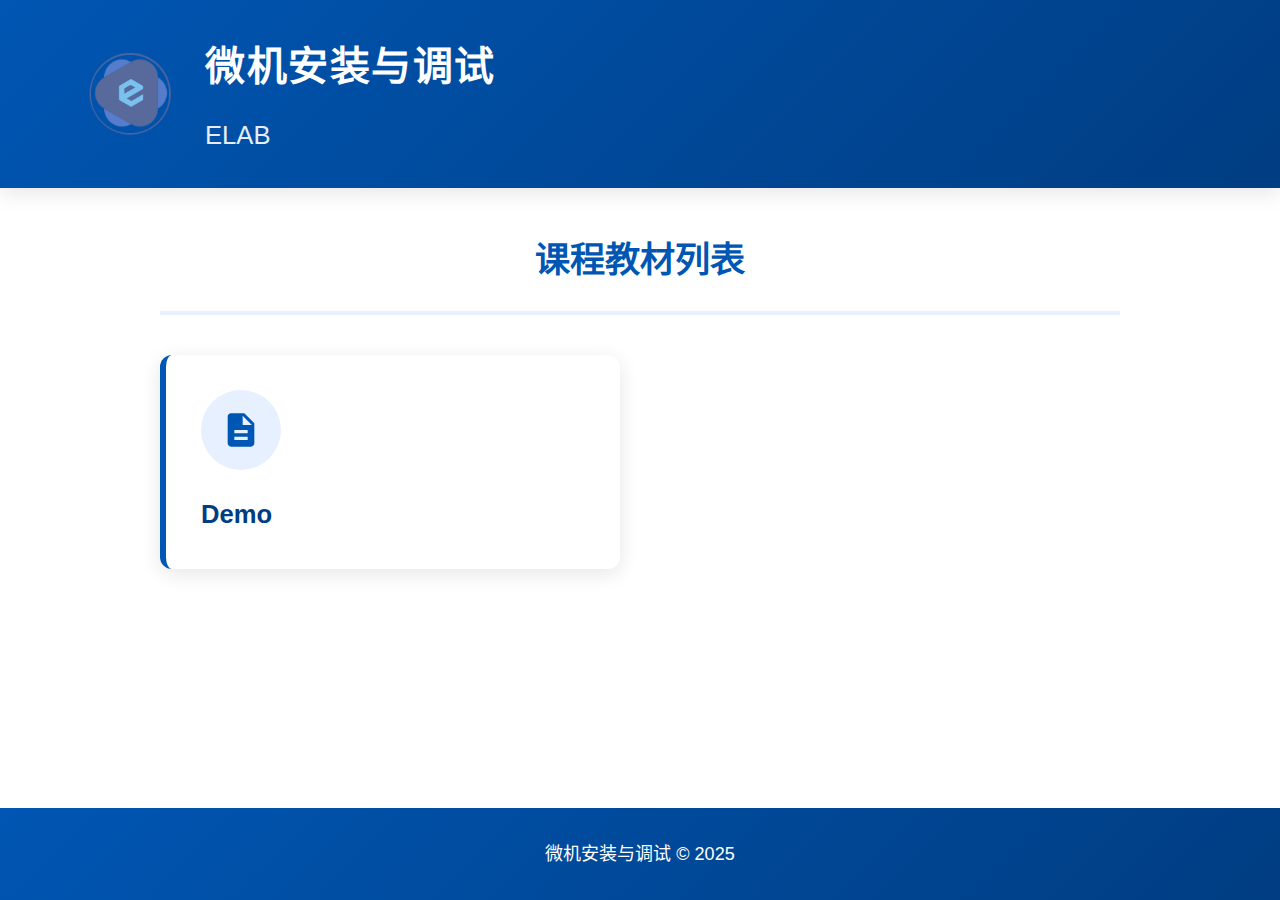
<file: index.html>
<!DOCTYPE html>
<html lang="zh-CN">
<head>
    <meta charset="UTF-8">
    <meta name="viewport" content="width=device-width, initial-scale=1.0">
    <title>微机安装与调试-ELAB</title>
    <link rel="stylesheet" href="static/style.css">
</head>
<body>
    <div class="container">
        <header>
            <div class="header-content">
                <div class="dut-logo">
                    <!-- 添加图标 -->
                    <img src="elab.png" alt="大连理工大学图标" class="dut-icon">
                    <div class="dut-titles">
                        <span class="dut">微机安装与调试</span>
                        <span class="course">ELAB</span>
                    </div>
                </div>
            </div>
        </header>
        
        <main>
            <div class="notes-list-container">
                <h2 class="section-title">课程教材列表</h2>
                <div class="notes-grid">
                    
                    <a href="demo.html" class="note-card">
                        <div class="note-icon">
                            <svg xmlns="http://www.w3.org/2000/svg" viewBox="0 0 24 24" fill="var(--dut-blue)">
                                <path d="M14 2H6c-1.1 0-1.99.9-1.99 2L4 20c0 1.1.89 2 1.99 2H18c1.1 0 2-.9 2-2V8l-6-6zm2 16H8v-2h8v2zm0-4H8v-2h8v2zm-3-5V3.5L18.5 9H13z"/>
                            </svg>
                        </div>
                        <div class="note-title">Demo</div>
                    </a>
                    
                </div>
            </div>
        </main>
        
        <footer>
            <p>微机安装与调试 &copy; 2025</p>
        </footer>
    </div>
</body>
</html>
</file>
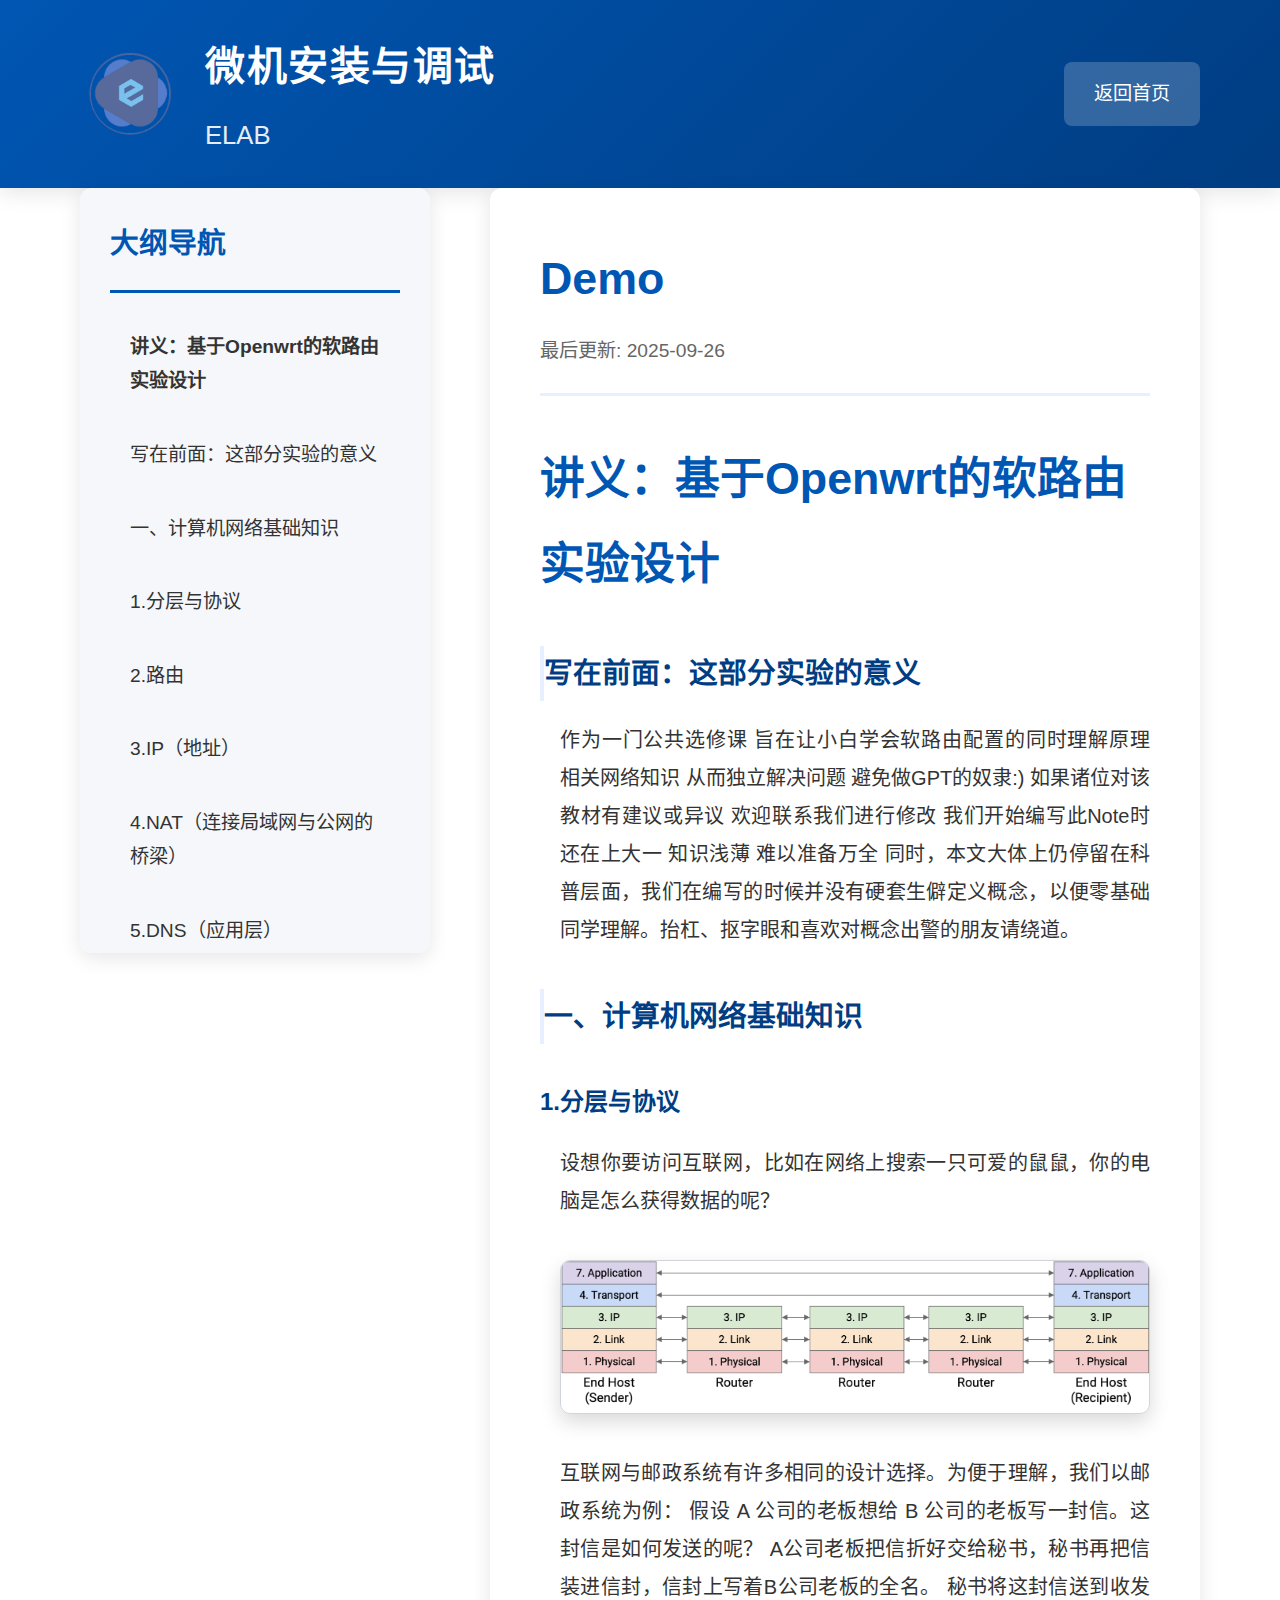
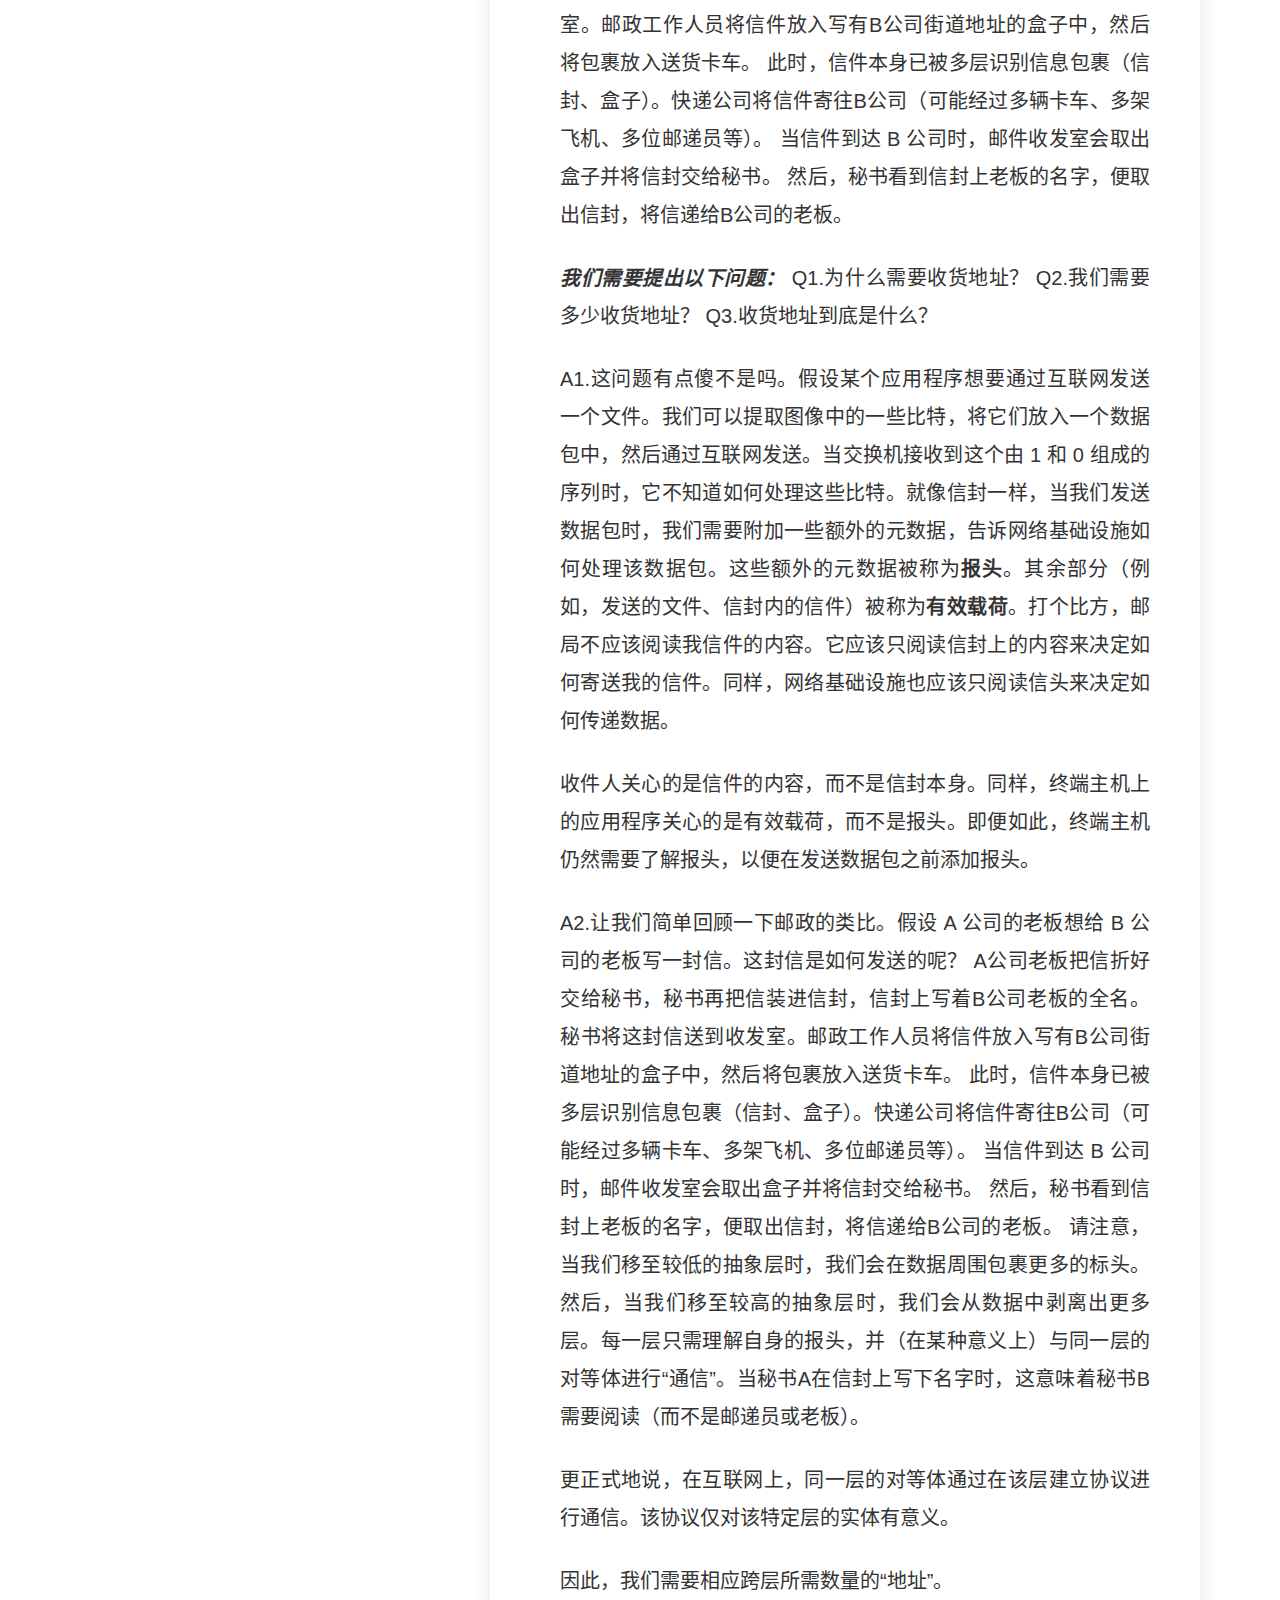
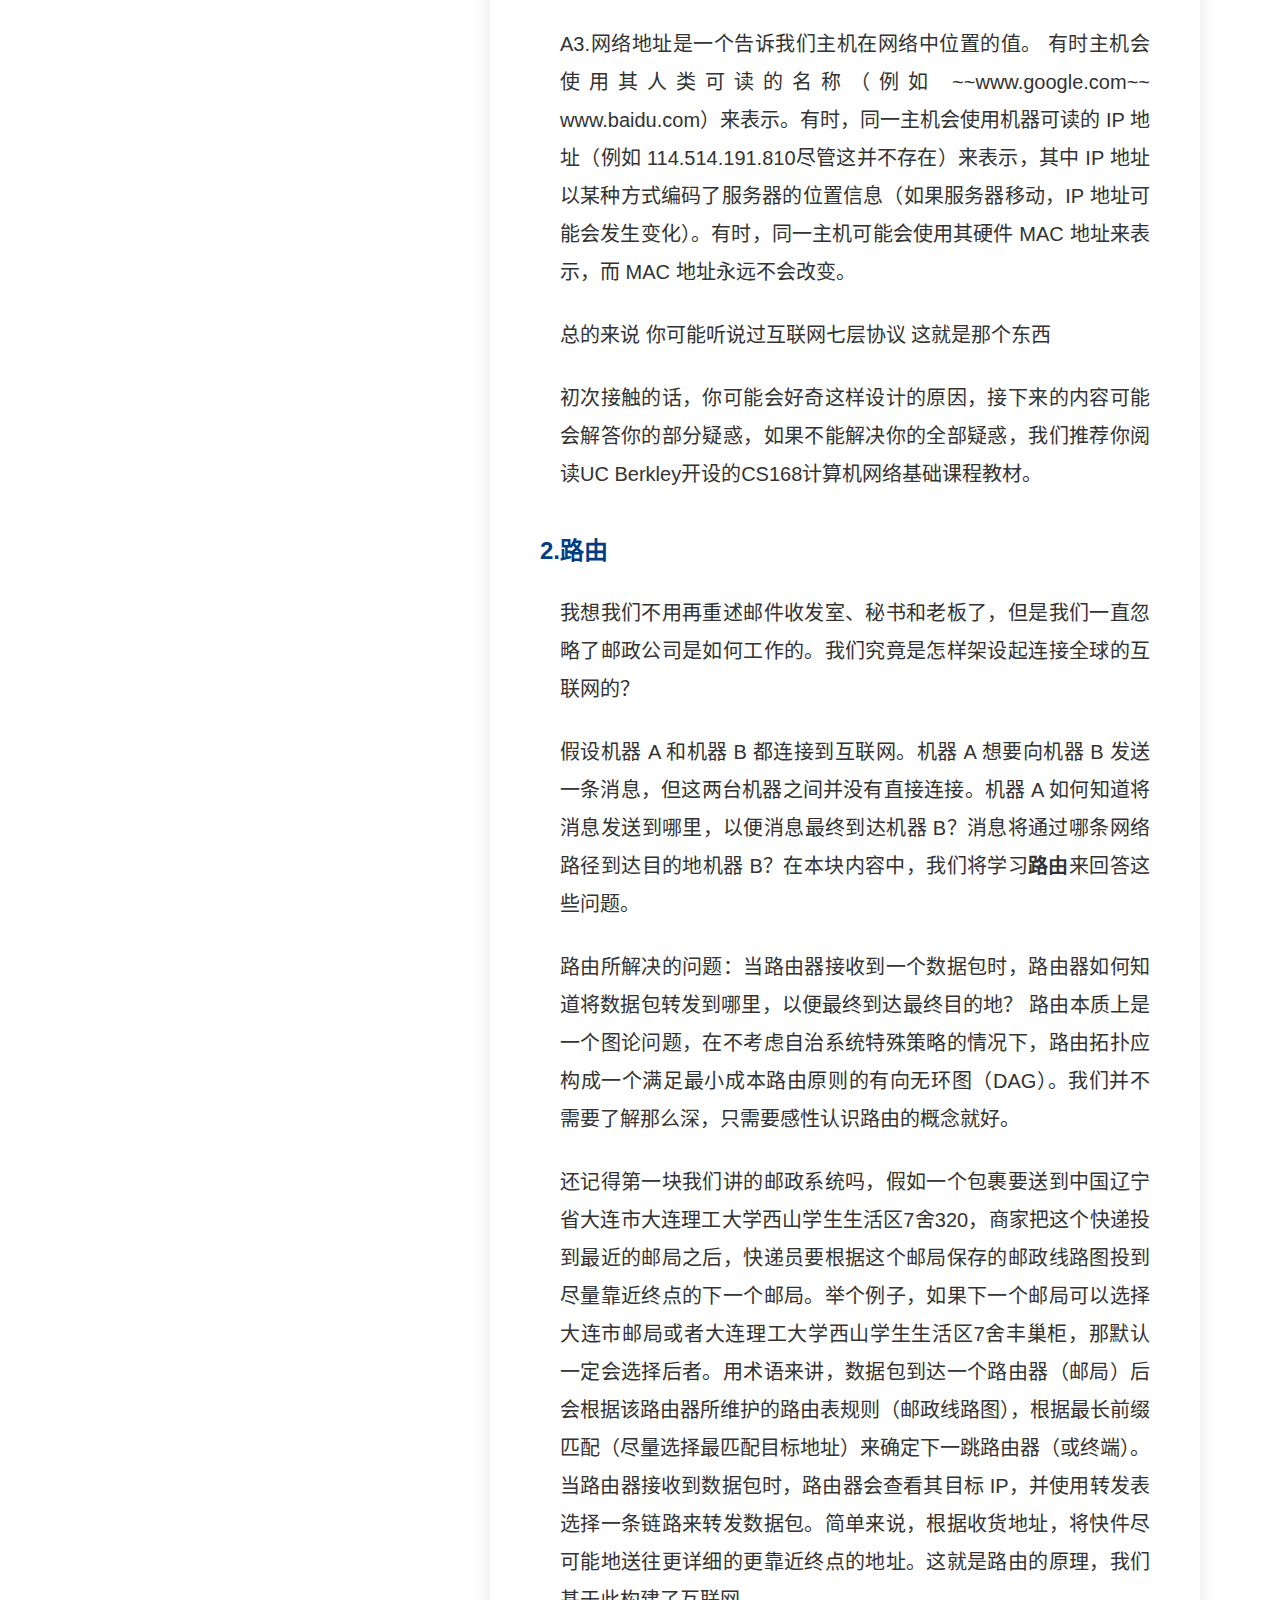
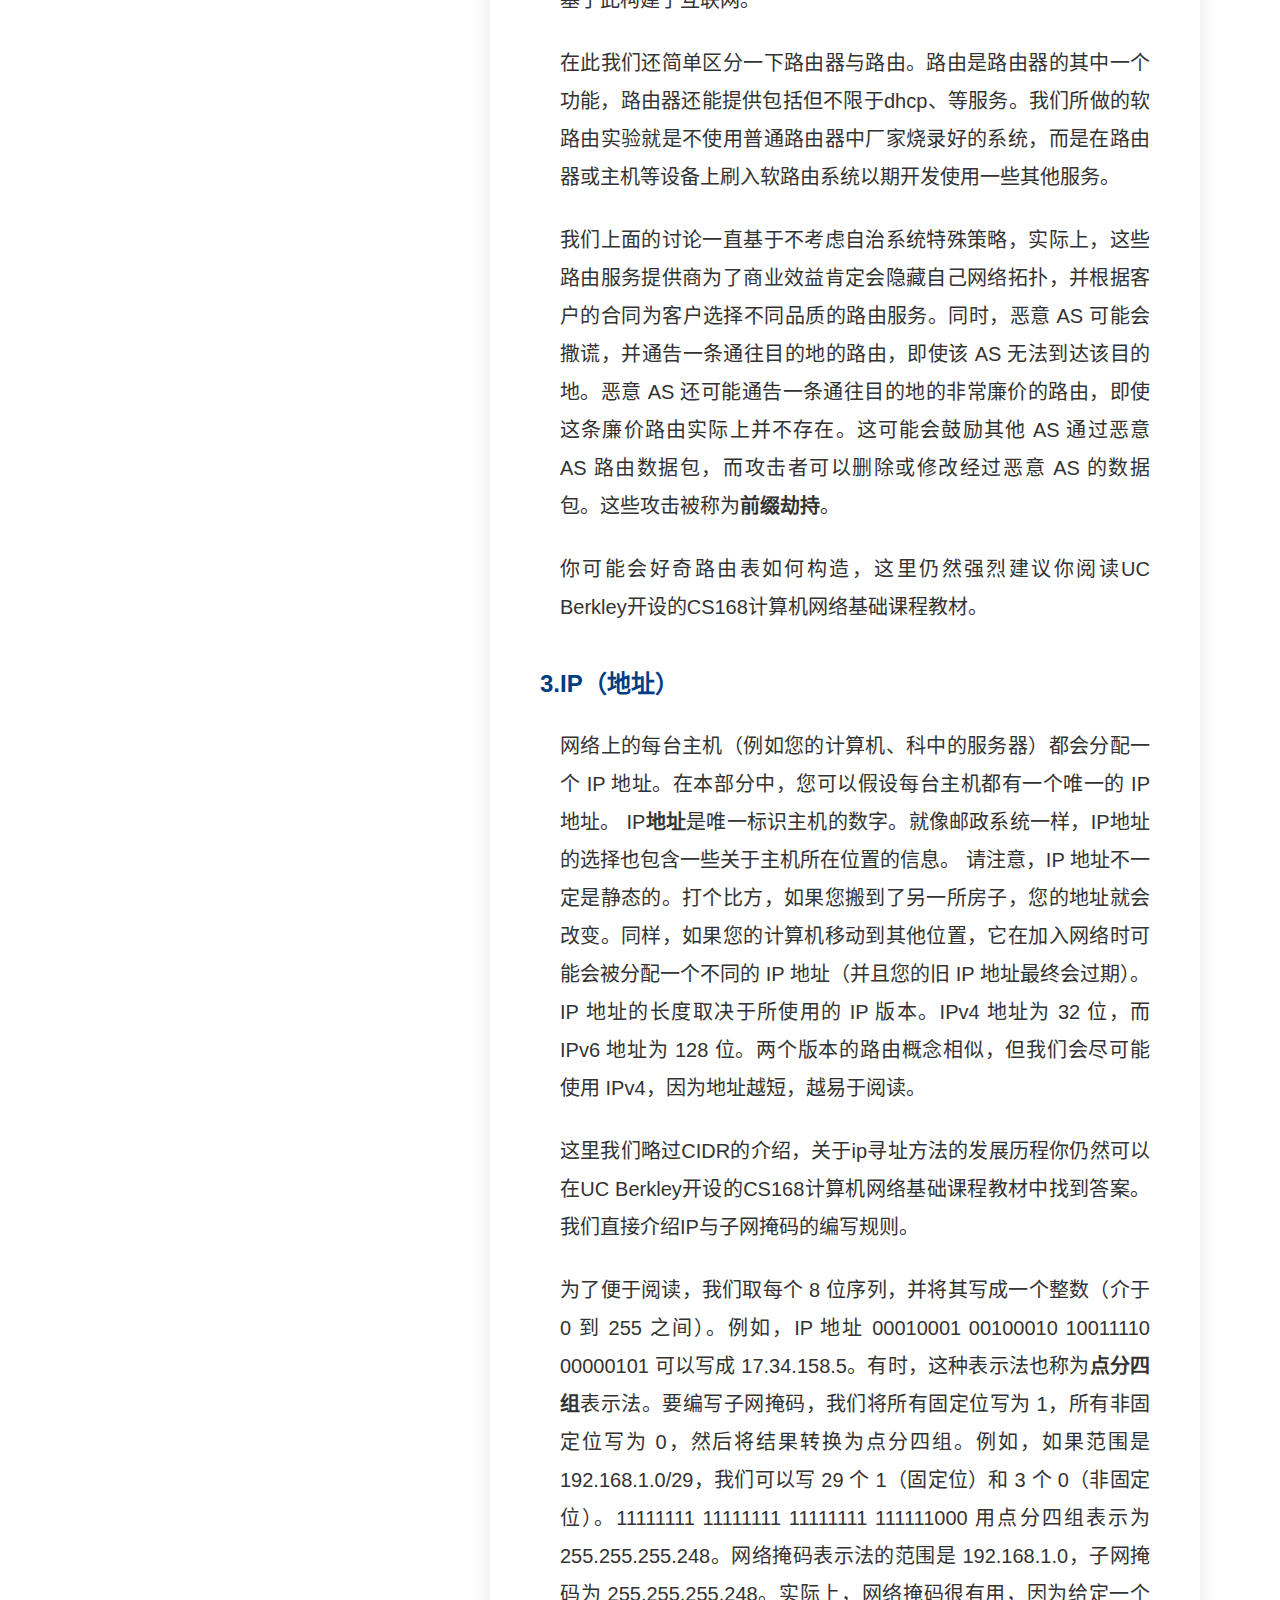
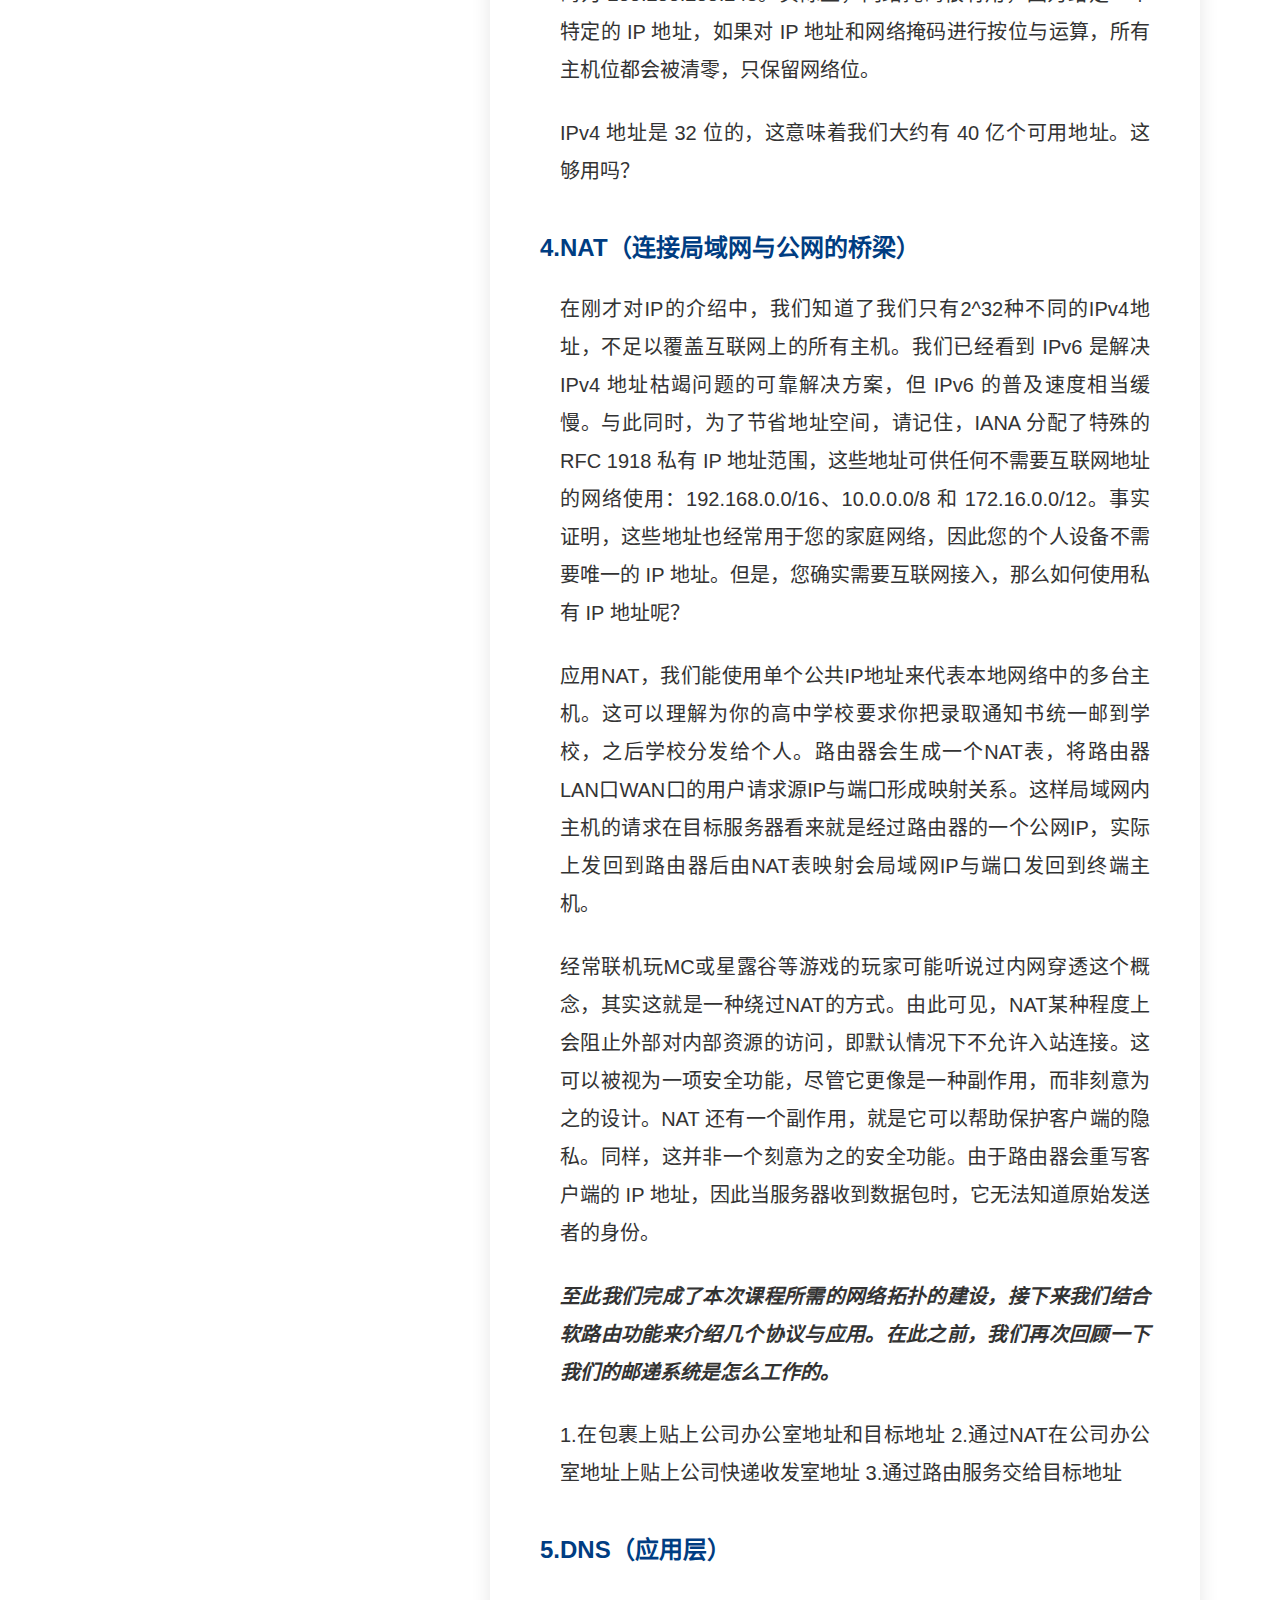
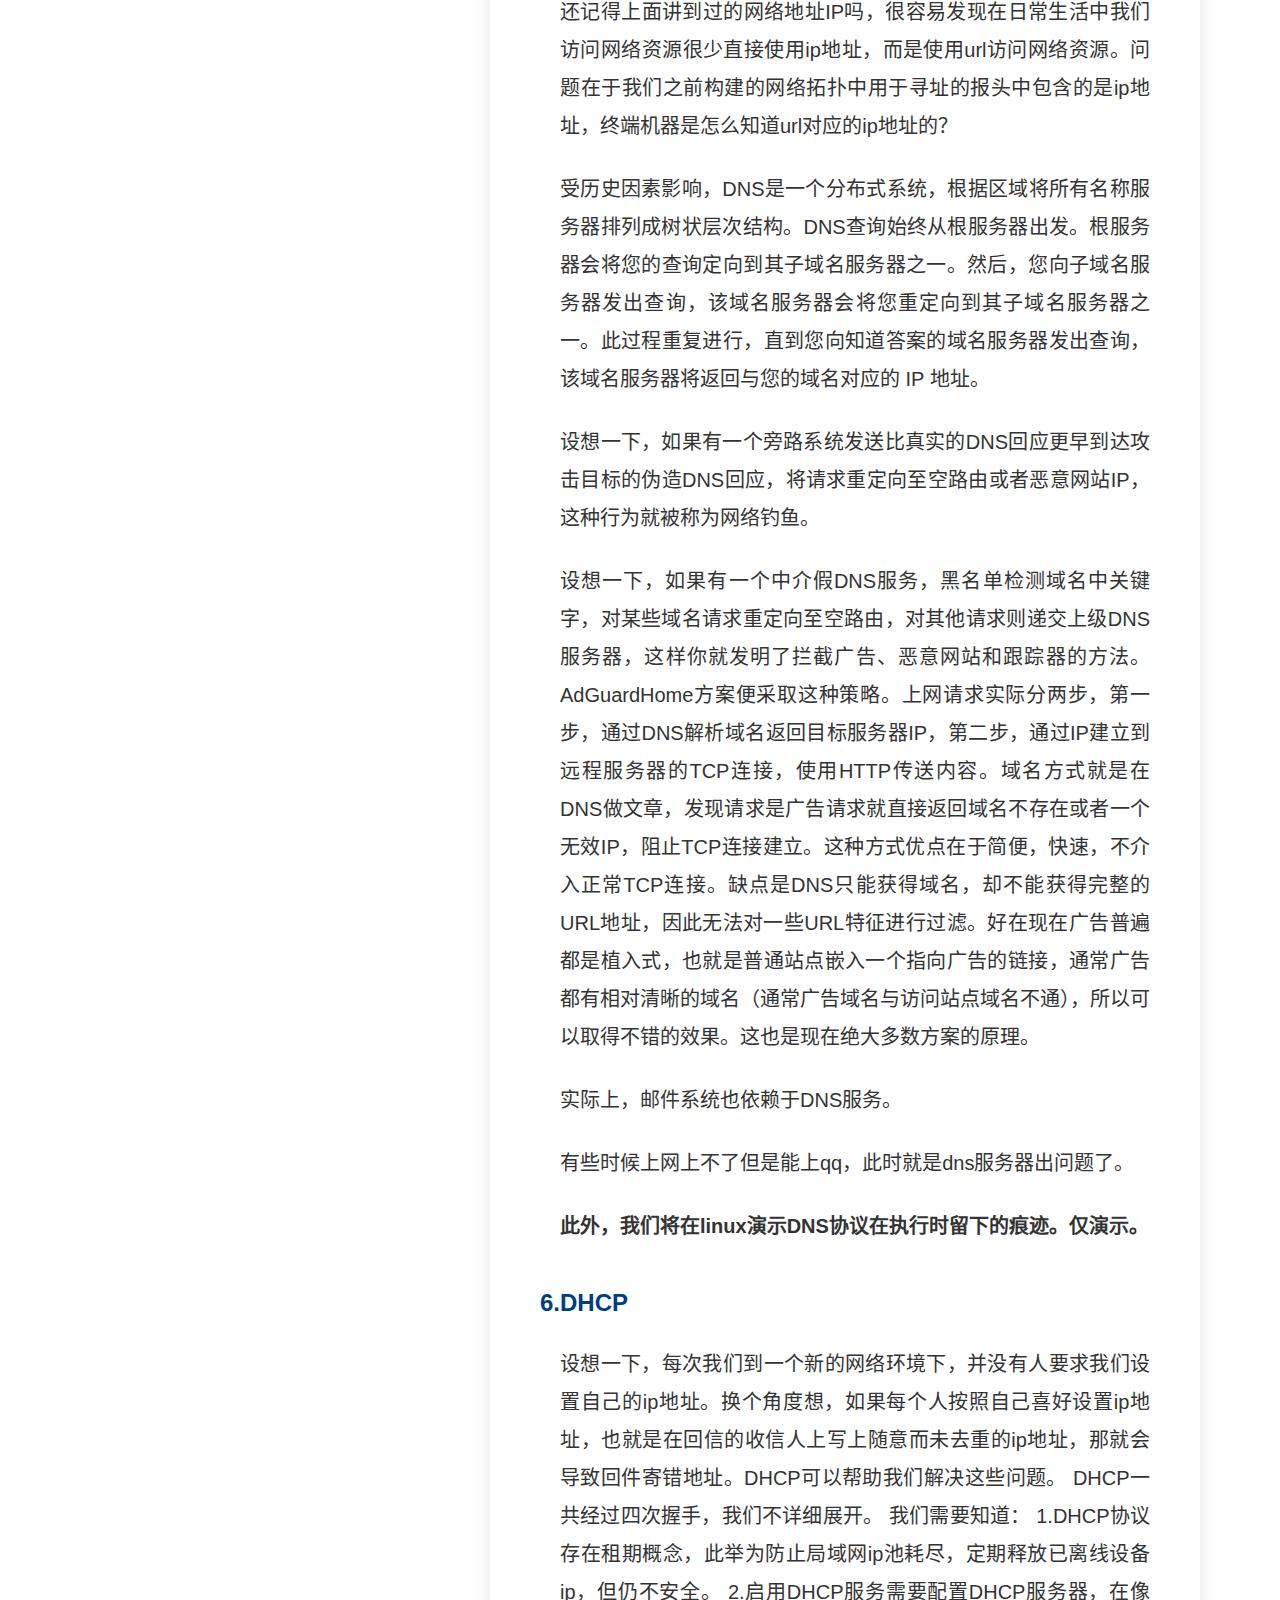
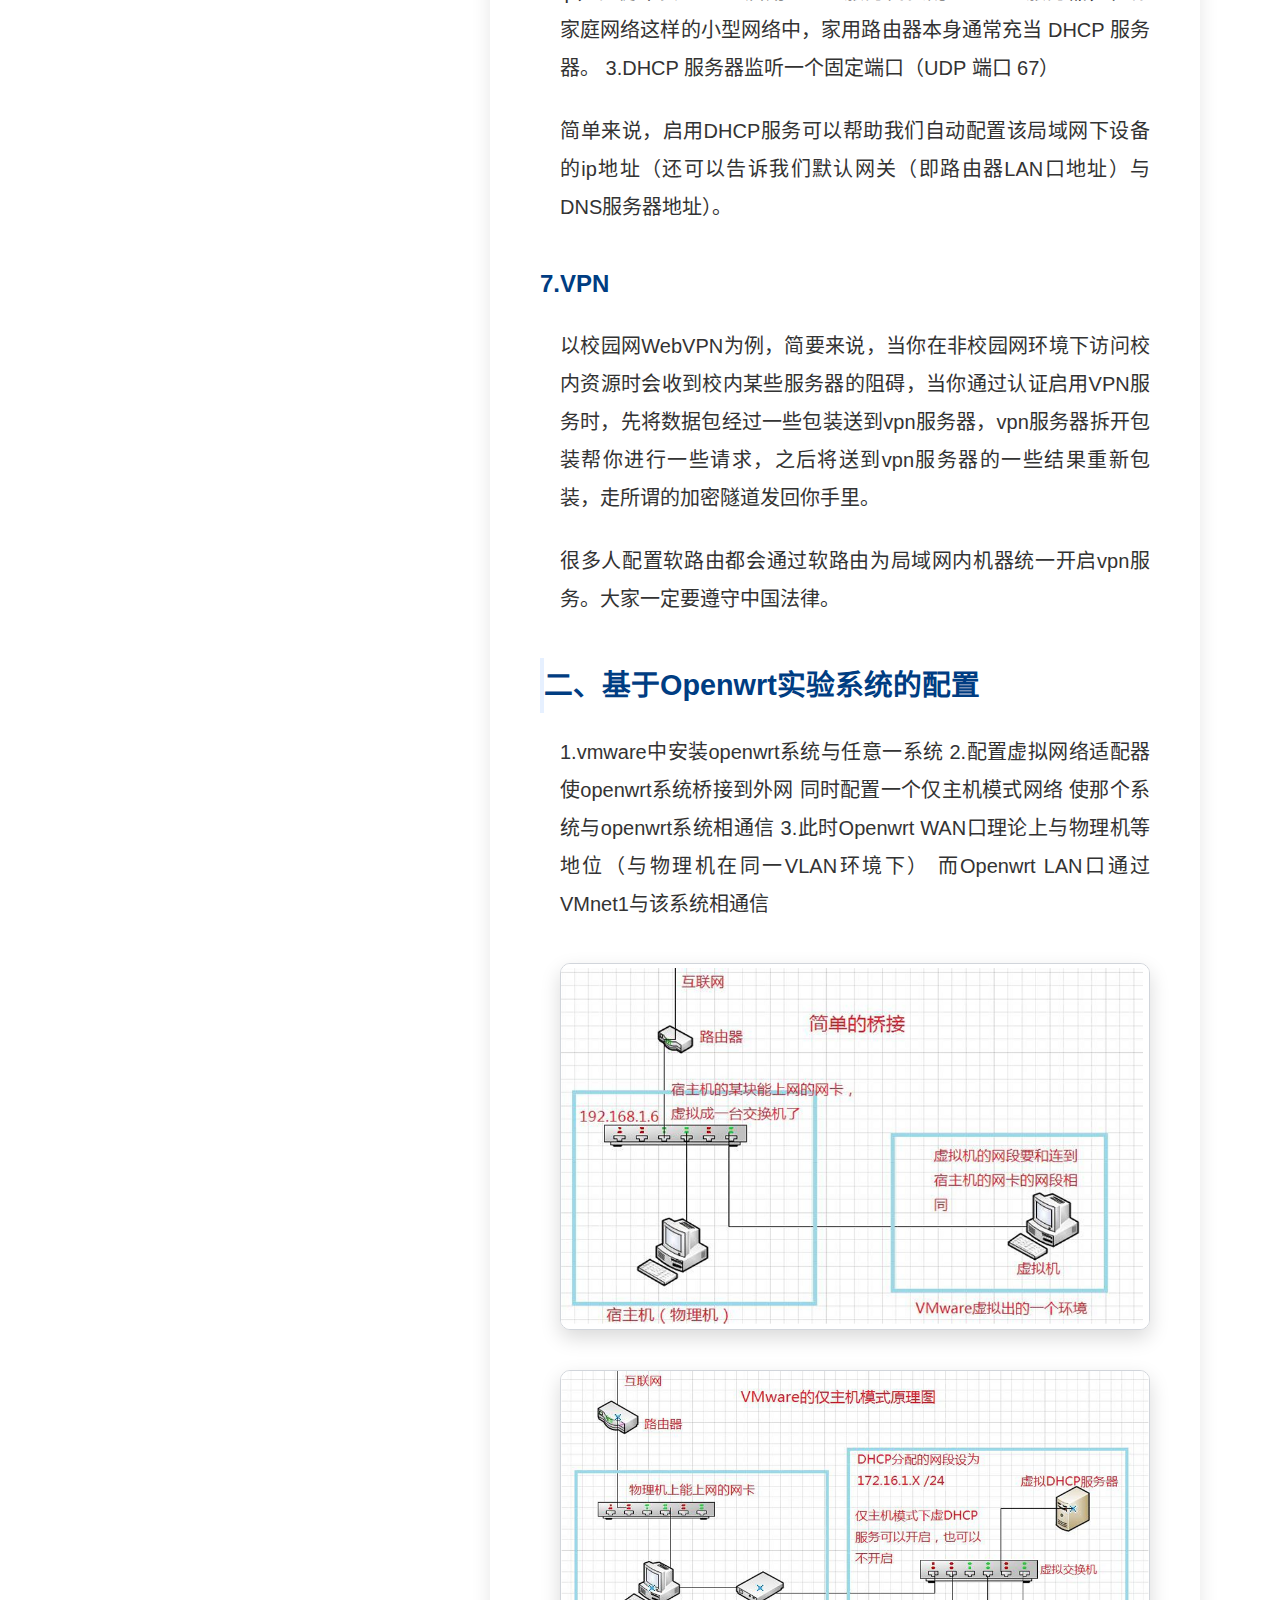
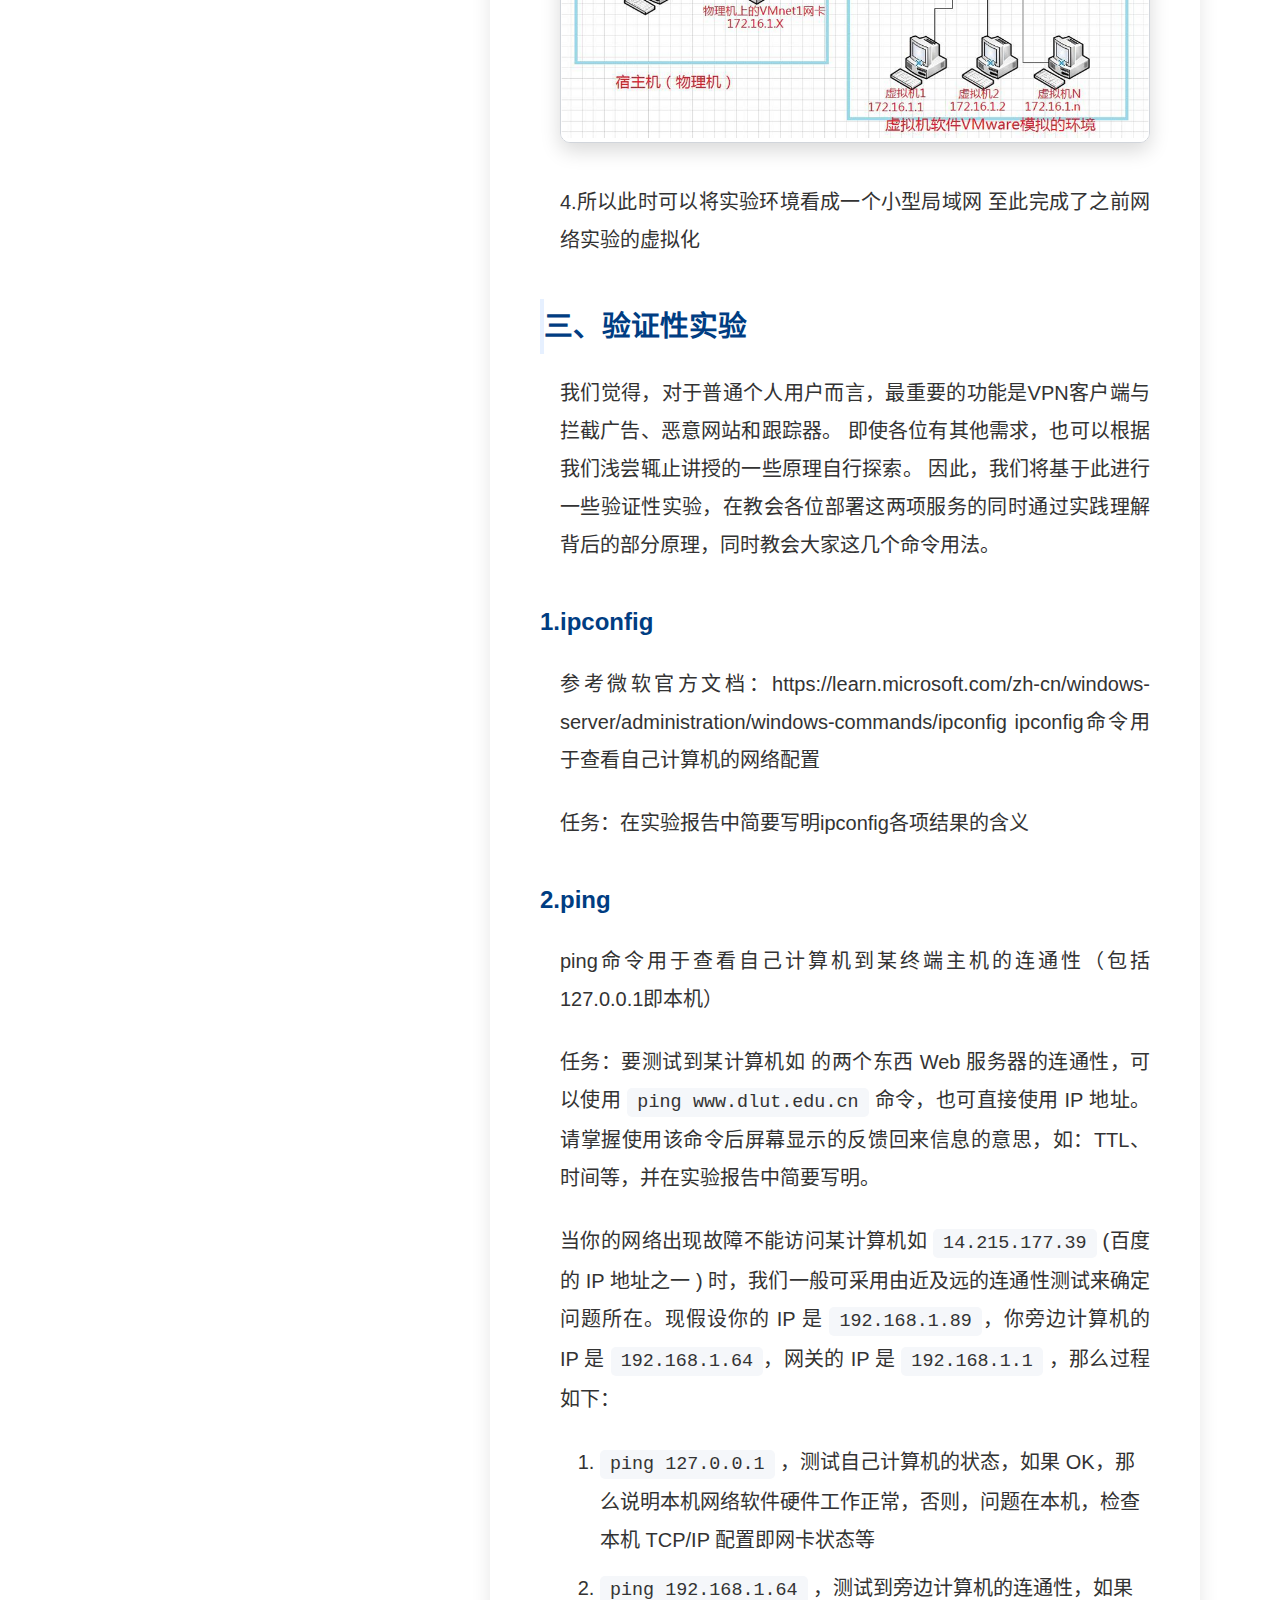
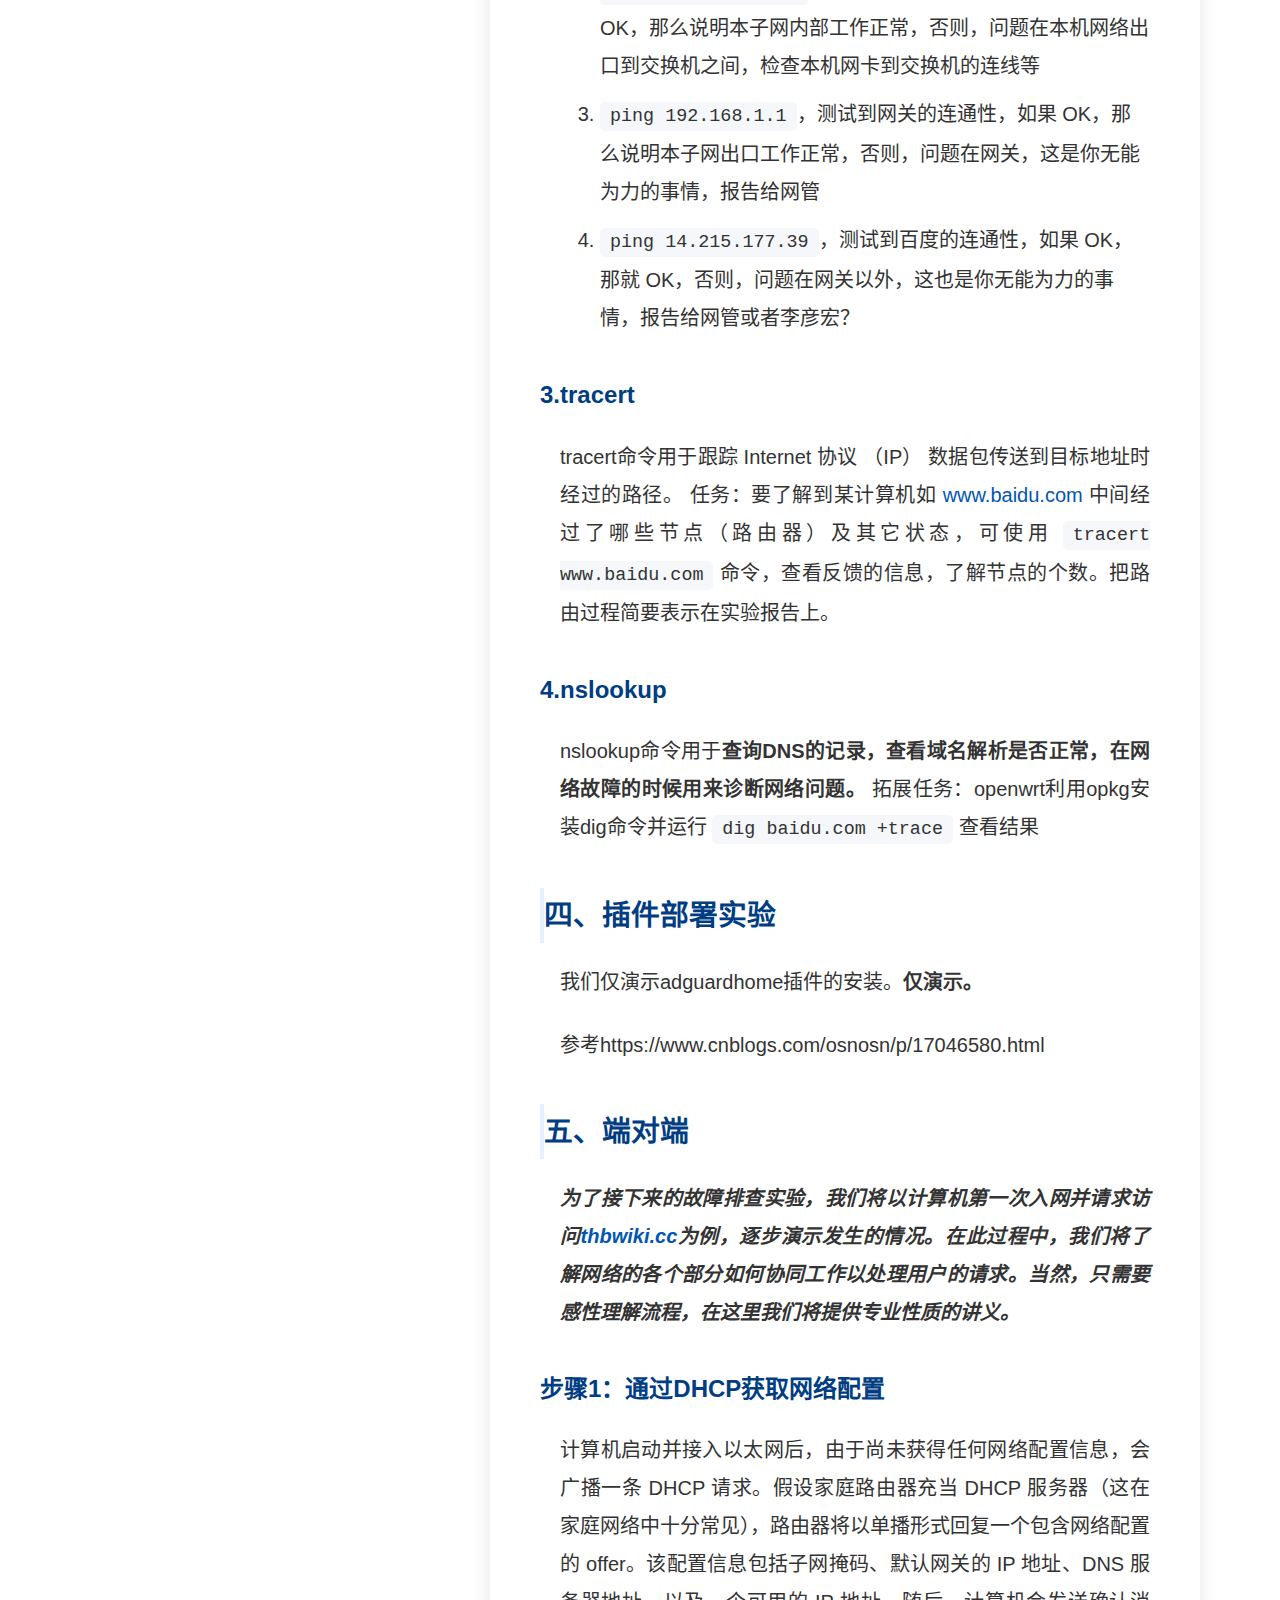
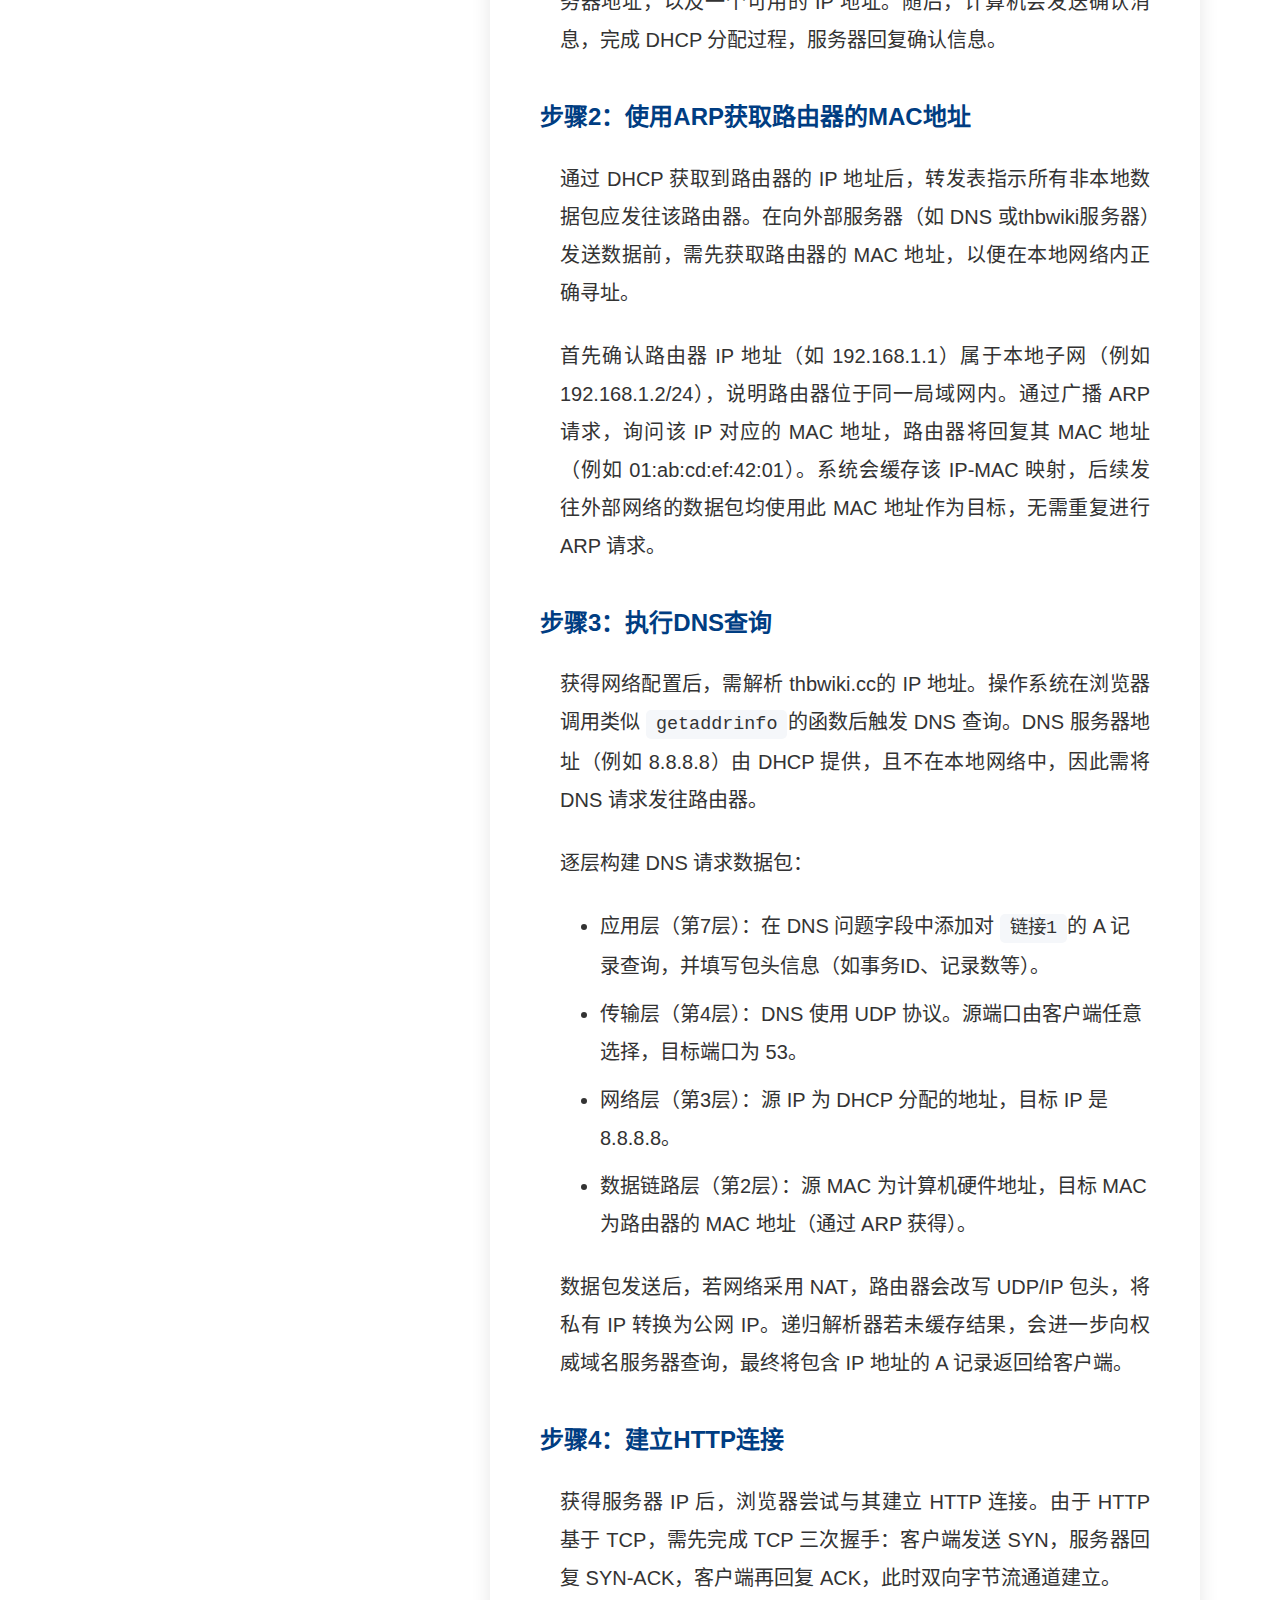
<file: demo.html>
<!DOCTYPE html>
<html lang="zh-CN">
<head>
    <meta charset="UTF-8">
    <meta name="viewport" content="width=device-width, initial-scale=1.0">
    <title>Demo - 微机安装与调试</title>
    <link rel="stylesheet" href="static/style.css">
</head>
<body>
    <div class="container">
        <header>
            <div class="header-content">
                <div class="dut-logo">
                    <!-- 添加图标 -->
                    <img src="elab.png" alt="大连理工大学图标" class="dut-icon">
                    <div class="dut-titles">
                        <span class="dut">微机安装与调试</span>
                        <span class="course">ELAB</span>
                    </div>
                </div>
                <a href="index.html" class="back-btn">返回首页</a>
            </div>
        </header>
        
        <main class="content-wrapper">
            <aside class="toc">
                <div class="toc-header">
                    <h2>大纲导航</h2>
                </div>
                <ul class="toc-list">
                    
                    <li class="toc-level-1">
                        <a href="#openwrt">讲义：基于Openwrt的软路由实验设计</a>
                    </li>
                    
                    <li class="toc-level-3">
                        <a href="#">写在前面：这部分实验的意义</a>
                    </li>
                    
                    <li class="toc-level-3">
                        <a href="#">一、计算机网络基础知识</a>
                    </li>
                    
                    <li class="toc-level-4">
                        <a href="#1">1.分层与协议</a>
                    </li>
                    
                    <li class="toc-level-4">
                        <a href="#2">2.路由</a>
                    </li>
                    
                    <li class="toc-level-4">
                        <a href="#3ip">3.IP（地址）</a>
                    </li>
                    
                    <li class="toc-level-4">
                        <a href="#4nat">4.NAT（连接局域网与公网的桥梁）</a>
                    </li>
                    
                    <li class="toc-level-4">
                        <a href="#5dns">5.DNS（应用层）</a>
                    </li>
                    
                    <li class="toc-level-4">
                        <a href="#6dhcp">6.DHCP</a>
                    </li>
                    
                    <li class="toc-level-4">
                        <a href="#7vpn">7.VPN</a>
                    </li>
                    
                    <li class="toc-level-3">
                        <a href="#openwrt">二、基于Openwrt实验系统的配置</a>
                    </li>
                    
                    <li class="toc-level-3">
                        <a href="#">三、验证性实验</a>
                    </li>
                    
                    <li class="toc-level-4">
                        <a href="#1ipconfig">1.ipconfig</a>
                    </li>
                    
                    <li class="toc-level-4">
                        <a href="#2ping">2.ping</a>
                    </li>
                    
                    <li class="toc-level-4">
                        <a href="#3tracert">3.tracert</a>
                    </li>
                    
                    <li class="toc-level-4">
                        <a href="#4nslookup">4.nslookup</a>
                    </li>
                    
                    <li class="toc-level-3">
                        <a href="#">四、插件部署实验</a>
                    </li>
                    
                    <li class="toc-level-3">
                        <a href="#">五、端对端</a>
                    </li>
                    
                    <li class="toc-level-4">
                        <a href="#1dhcp">步骤1：通过DHCP获取网络配置</a>
                    </li>
                    
                    <li class="toc-level-4">
                        <a href="#2arpmac">步骤2：使用ARP获取路由器的MAC地址</a>
                    </li>
                    
                    <li class="toc-level-4">
                        <a href="#3dns">步骤3：执行DNS查询</a>
                    </li>
                    
                    <li class="toc-level-4">
                        <a href="#4http">步骤4：建立HTTP连接</a>
                    </li>
                    
                    <li class="toc-level-3">
                        <a href="#">六、故障排查实验</a>
                    </li>
                    
                </ul>
            </aside>
            
            <article class="content">
                <div class="content-header">
                    <h1>Demo</h1>
                    <div class="content-meta">
                        <span>最后更新: 2025-09-26</span>
                    </div>
                </div>
                <div class="content-body">
                    <h1 id="openwrt">讲义：基于Openwrt的软路由实验设计</h1>
<h3 id="_1">写在前面：这部分实验的意义</h3>
<p>作为一门公共选修课 旨在让小白学会软路由配置的同时理解原理 相关网络知识 从而独立解决问题 避免做GPT的奴隶:)
如果诸位对该教材有建议或异议 欢迎联系我们进行修改 我们开始编写此Note时还在上大一 知识浅薄 难以准备万全
同时，本文大体上仍停留在科普层面，我们在编写的时候并没有硬套生僻定义概念，以便零基础同学理解。抬杠、抠字眼和喜欢对概念出警的朋友请绕道。</p>
<h3 id="_2">一、计算机网络基础知识</h3>
<h4 id="1">1.分层与协议</h4>
<p>设想你要访问互联网，比如在网络上搜索一只可爱的鼠鼠，你的电脑是怎么获得数据的呢？</p>
<p><img alt="1-19-layers-host-routers" src="images/1-19-layers-host-routers.png" /></p>
<p>互联网与邮政系统有许多相同的设计选择。为便于理解，我们以邮政系统为例：
假设 A 公司的老板想给 B 公司的老板写一封信。这封信是如何发送的呢？
A公司老板把信折好交给秘书，秘书再把信装进信封，信封上写着B公司老板的全名。
秘书将这封信送到收发室。邮政工作人员将信件放入写有B公司街道地址的盒子中，然后将包裹放入送货卡车。
此时，信件本身已被多层识别信息包裹（信封、盒子）。快递公司将信件寄往B公司（可能经过多辆卡车、多架飞机、多位邮递员等）。
当信件到达 B 公司时，邮件收发室会取出盒子并将信封交给秘书。
然后，秘书看到信封上老板的名字，便取出信封，将信递给B公司的老板。</p>
<p><strong><em>我们需要提出以下问题：</em></strong>
Q1.为什么需要收货地址？
Q2.我们需要多少收货地址？
Q3.收货地址到底是什么？</p>
<p>A1.这问题有点傻不是吗。假设某个应用程序想要通过互联网发送一个文件。我们可以提取图像中的一些比特，将它们放入一个数据包中，然后通过互联网发送。当交换机接收到这个由 1 和 0 组成的序列时，它不知道如何处理这些比特。就像信封一样，当我们发送数据包时，我们需要附加一些额外的元数据，告诉网络基础设施如何处理该数据包。这些额外的元数据被称为<strong>报头</strong>。其余部分（例如，发送的文件、信封内的信件）被称为<strong>有效载荷</strong>。打个比方，邮局不应该阅读我信件的内容。它应该只阅读信封上的内容来决定如何寄送我的信件。同样，网络基础设施也应该只阅读信头来决定如何传递数据。</p>
<p>收件人关心的是信件的内容，而不是信封本身。同样，终端主机上的应用程序关心的是有效载荷，而不是报头。即便如此，终端主机仍然需要了解报头，以便在发送数据包之前添加报头。</p>
<p>A2.让我们简单回顾一下邮政的类比。假设 A 公司的老板想给 B 公司的老板写一封信。这封信是如何发送的呢？
A公司老板把信折好交给秘书，秘书再把信装进信封，信封上写着B公司老板的全名。
秘书将这封信送到收发室。邮政工作人员将信件放入写有B公司街道地址的盒子中，然后将包裹放入送货卡车。
此时，信件本身已被多层识别信息包裹（信封、盒子）。快递公司将信件寄往B公司（可能经过多辆卡车、多架飞机、多位邮递员等）。
当信件到达 B 公司时，邮件收发室会取出盒子并将信封交给秘书。
然后，秘书看到信封上老板的名字，便取出信封，将信递给B公司的老板。
请注意，当我们移至较低的抽象层时，我们会在数据周围包裹更多的标头。然后，当我们移至较高的抽象层时，我们会从数据中剥离出更多层。每一层只需理解自身的报头，并（在某种意义上）与同一层的对等体进行“通信”。当秘书A在信封上写下名字时，这意味着秘书B需要阅读（而不是邮递员或老板）。</p>
<p>更正式地说，在互联网上，同一层的对等体通过在该层建立协议进行通信。该协议仅对该特定层的实体有意义。</p>
<p>因此，我们需要相应跨层所需数量的“地址”。</p>
<p>A3.网络地址是一个告诉我们主机在网络中位置的值。
有时主机会使用其人类可读的名称（例如 ~~www.google.com~~ www.baidu.com）来表示。有时，同一主机会使用机器可读的 IP 地址（例如 114.514.191.810尽管这并不存在）来表示，其中 IP 地址以某种方式编码了服务器的位置信息（如果服务器移动，IP 地址可能会发生变化）。有时，同一主机可能会使用其硬件 MAC 地址来表示，而 MAC 地址永远不会改变。</p>
<p>总的来说 你可能听说过互联网七层协议 这就是那个东西</p>
<p>初次接触的话，你可能会好奇这样设计的原因，接下来的内容可能会解答你的部分疑惑，如果不能解决你的全部疑惑，我们推荐你阅读UC Berkley开设的CS168计算机网络基础课程教材。</p>
<h4 id="2">2.路由</h4>
<p>我想我们不用再重述邮件收发室、秘书和老板了，但是我们一直忽略了邮政公司是如何工作的。我们究竟是怎样架设起连接全球的互联网的？</p>
<p>假设机器 A 和机器 B 都连接到互联网。机器 A 想要向机器 B 发送一条消息，但这两台机器之间并没有直接连接。机器 A 如何知道将消息发送到哪里，以便消息最终到达机器 B？消息将通过哪条网络路径到达目的地机器 B？在本块内容中，我们将学习<strong>路由</strong>来回答这些问题。</p>
<p>路由所解决的问题：当路由器接收到一个数据包时，路由器如何知道将数据包转发到哪里，以便最终到达最终目的地？
路由本质上是一个图论问题，在不考虑自治系统特殊策略的情况下，路由拓扑应构成一个满足最小成本路由原则的有向无环图（DAG）。我们并不需要了解那么深，只需要感性认识路由的概念就好。</p>
<p>还记得第一块我们讲的邮政系统吗，假如一个包裹要送到中国辽宁省大连市大连理工大学西山学生生活区7舍320，商家把这个快递投到最近的邮局之后，快递员要根据这个邮局保存的邮政线路图投到尽量靠近终点的下一个邮局。举个例子，如果下一个邮局可以选择大连市邮局或者大连理工大学西山学生生活区7舍丰巢柜，那默认一定会选择后者。用术语来讲，数据包到达一个路由器（邮局）后会根据该路由器所维护的路由表规则（邮政线路图），根据最长前缀匹配（尽量选择最匹配目标地址）来确定下一跳路由器（或终端）。当路由器接收到数据包时，路由器会查看其目标 IP，并使用转发表选择一条链路来转发数据包。简单来说，根据收货地址，将快件尽可能地送往更详细的更靠近终点的地址。这就是路由的原理，我们基于此构建了互联网。</p>
<p>在此我们还简单区分一下路由器与路由。路由是路由器的其中一个功能，路由器还能提供包括但不限于dhcp、等服务。我们所做的软路由实验就是不使用普通路由器中厂家烧录好的系统，而是在路由器或主机等设备上刷入软路由系统以期开发使用一些其他服务。</p>
<p>我们上面的讨论一直基于不考虑自治系统特殊策略，实际上，这些路由服务提供商为了商业效益肯定会隐藏自己网络拓扑，并根据客户的合同为客户选择不同品质的路由服务。同时，恶意 AS 可能会撒谎，并通告一条通往目的地的路由，即使该 AS 无法到达该目的地。恶意 AS 还可能通告一条通往目的地的非常廉价的路由，即使这条廉价路由实际上并不存在。这可能会鼓励其他 AS 通过恶意 AS 路由数据包，而攻击者可以删除或修改经过恶意 AS 的数据包。这些攻击被称为<strong>前缀劫持</strong>。</p>
<p>你可能会好奇路由表如何构造，这里仍然强烈建议你阅读UC Berkley开设的CS168计算机网络基础课程教材。</p>
<h4 id="3ip">3.IP（地址）</h4>
<p>网络上的每台主机（例如您的计算机、科中的服务器）都会分配一个 IP 地址。在本部分中，您可以假设每台主机都有一个唯一的 IP 地址。
IP<strong>地址</strong>是唯一标识主机的数字。就像邮政系统一样，IP地址的选择也包含一些关于主机所在位置的信息。
请注意，IP 地址不一定是静态的。打个比方，如果您搬到了另一所房子，您的地址就会改变。同样，如果您的计算机移动到其他位置，它在加入网络时可能会被分配一个不同的 IP 地址（并且您的旧 IP 地址最终会过期）。
IP 地址的长度取决于所使用的 IP 版本。IPv4 地址为 32 位，而 IPv6 地址为 128 位。两个版本的路由概念相似，但我们会尽可能使用 IPv4，因为地址越短，越易于阅读。</p>
<p>这里我们略过CIDR的介绍，关于ip寻址方法的发展历程你仍然可以在UC Berkley开设的CS168计算机网络基础课程教材中找到答案。我们直接介绍IP与子网掩码的编写规则。</p>
<p>为了便于阅读，我们取每个 8 位序列，并将其写成一个整数（介于 0 到 255 之间）。例如，IP 地址 00010001 00100010 10011110 00000101 可以写成 17.34.158.5。有时，这种表示法也称为<strong>点分四组</strong>表示法。要编写子网掩码，我们将所有固定位写为 1，所有非固定位写为 0，然后将结果转换为点分四组。例如，如果范围是 192.168.1.0/29，我们可以写 29 个 1（固定位）和 3 个 0（非固定位）。11111111 11111111 11111111 111111000 用点分四组表示为 255.255.255.248。网络掩码表示法的范围是 192.168.1.0，子网掩码为 255.255.255.248。实际上，网络掩码很有用，因为给定一个特定的 IP 地址，如果对 IP 地址和网络掩码进行按位与运算，所有主机位都会被清零，只保留网络位。</p>
<p>IPv4 地址是 32 位的，这意味着我们大约有 40 亿个可用地址。这够用吗？</p>
<h4 id="4nat">4.NAT（连接局域网与公网的桥梁）</h4>
<p>在刚才对IP的介绍中，我们知道了我们只有2^32种不同的IPv4地址，不足以覆盖互联网上的所有主机。我们已经看到 IPv6 是解决 IPv4 地址枯竭问题的可靠解决方案，但 IPv6 的普及速度相当缓慢。与此同时，为了节省地址空间，请记住，IANA 分配了特殊的 RFC 1918 私有 IP 地址范围，这些地址可供任何不需要互联网地址的网络使用：192.168.0.0/16、10.0.0.0/8 和 172.16.0.0/12。事实证明，这些地址也经常用于您的家庭网络，因此您的个人设备不需要唯一的 IP 地址。但是，您确实需要互联网接入，那么如何使用私有 IP 地址呢？</p>
<p>应用NAT，我们能使用单个公共IP地址来代表本地网络中的多台主机。这可以理解为你的高中学校要求你把录取通知书统一邮到学校，之后学校分发给个人。路由器会生成一个NAT表，将路由器LAN口WAN口的用户请求源IP与端口形成映射关系。这样局域网内主机的请求在目标服务器看来就是经过路由器的一个公网IP，实际上发回到路由器后由NAT表映射会局域网IP与端口发回到终端主机。</p>
<p>经常联机玩MC或星露谷等游戏的玩家可能听说过内网穿透这个概念，其实这就是一种绕过NAT的方式。由此可见，NAT某种程度上会阻止外部对内部资源的访问，即默认情况下不允许入站连接。这可以被视为一项安全功能，尽管它更像是一种副作用，而非刻意为之的设计。NAT 还有一个副作用，就是它可以帮助保护客户端的隐私。同样，这并非一个刻意为之的安全功能。由于路由器会重写客户端的 IP 地址，因此当服务器收到数据包时，它无法知道原始发送者的身份。</p>
<p><strong><em>至此我们完成了本次课程所需的网络拓扑的建设，接下来我们结合软路由功能来介绍几个协议与应用。在此之前，我们再次回顾一下我们的邮递系统是怎么工作的。</em></strong></p>
<p>1.在包裹上贴上公司办公室地址和目标地址
2.通过NAT在公司办公室地址上贴上公司快递收发室地址
3.通过路由服务交给目标地址</p>
<h4 id="5dns">5.DNS（应用层）</h4>
<p>还记得上面讲到过的网络地址IP吗，很容易发现在日常生活中我们访问网络资源很少直接使用ip地址，而是使用url访问网络资源。问题在于我们之前构建的网络拓扑中用于寻址的报头中包含的是ip地址，终端机器是怎么知道url对应的ip地址的？</p>
<p>受历史因素影响，DNS是一个分布式系统，根据区域将所有名称服务器排列成树状层次结构。DNS查询始终从根服务器出发。根服务器会将您的查询定向到其子域名服务器之一。然后，您向子域名服务器发出查询，该域名服务器会将您重定向到其子域名服务器之一。此过程重复进行，直到您向知道答案的域名服务器发出查询，该域名服务器将返回与您的域名对应的 IP 地址。</p>
<p>设想一下，如果有一个旁路系统发送比真实的DNS回应更早到达攻击目标的伪造DNS回应，将请求重定向至空路由或者恶意网站IP，这种行为就被称为网络钓鱼。</p>
<p>设想一下，如果有一个中介假DNS服务，黑名单检测域名中关键字，对某些域名请求重定向至空路由，对其他请求则递交上级DNS服务器，这样你就发明了拦截广告、恶意网站和跟踪器的方法。AdGuardHome方案便采取这种策略。上网请求实际分两步，第一步，通过DNS解析域名返回目标服务器IP，第二步，通过IP建立到远程服务器的TCP连接，使用HTTP传送内容。域名方式就是在DNS做文章，发现请求是广告请求就直接返回域名不存在或者一个无效IP，阻止TCP连接建立。这种方式优点在于简便，快速，不介入正常TCP连接。缺点是DNS只能获得域名，却不能获得完整的URL地址，因此无法对一些URL特征进行过滤。好在现在广告普遍都是植入式，也就是普通站点嵌入一个指向广告的链接，通常广告都有相对清晰的域名（通常广告域名与访问站点域名不通），所以可以取得不错的效果。这也是现在绝大多数方案的原理。</p>
<p>实际上，邮件系统也依赖于DNS服务。</p>
<p>有些时候上网上不了但是能上qq，此时就是dns服务器出问题了。</p>
<p><strong>此外，我们将在linux演示DNS协议在执行时留下的痕迹。仅演示。</strong></p>
<h4 id="6dhcp">6.DHCP</h4>
<p>设想一下，每次我们到一个新的网络环境下，并没有人要求我们设置自己的ip地址。换个角度想，如果每个人按照自己喜好设置ip地址，也就是在回信的收信人上写上随意而未去重的ip地址，那就会导致回件寄错地址。DHCP可以帮助我们解决这些问题。
DHCP一共经过四次握手，我们不详细展开。
我们需要知道：
1.DHCP协议存在租期概念，此举为防止局域网ip池耗尽，定期释放已离线设备ip，但仍不安全。
2.启用DHCP服务需要配置DHCP服务器，在像家庭网络这样的小型网络中，家用路由器本身通常充当 DHCP 服务器。
3.DHCP 服务器监听一个固定端口（UDP 端口 67）</p>
<p>简单来说，启用DHCP服务可以帮助我们自动配置该局域网下设备的ip地址（还可以告诉我们默认网关（即路由器LAN口地址）与DNS服务器地址）。</p>
<h4 id="7vpn">7.VPN</h4>
<p>以校园网WebVPN为例，简要来说，当你在非校园网环境下访问校内资源时会收到校内某些服务器的阻碍，当你通过认证启用VPN服务时，先将数据包经过一些包装送到vpn服务器，vpn服务器拆开包装帮你进行一些请求，之后将送到vpn服务器的一些结果重新包装，走所谓的加密隧道发回你手里。</p>
<p>很多人配置软路由都会通过软路由为局域网内机器统一开启vpn服务。大家一定要遵守中国法律。</p>
<h3 id="openwrt_1">二、基于Openwrt实验系统的配置</h3>
<p>1.vmware中安装openwrt系统与任意一系统
2.配置虚拟网络适配器 使openwrt系统桥接到外网 同时配置一个仅主机模式网络 使那个系统与openwrt系统相通信
3.此时Openwrt WAN口理论上与物理机等地位（与物理机在同一VLAN环境下）
   而Openwrt LAN口通过VMnet1与该系统相通信
<img alt="image-20250923210958723" src="images/image-20250923210958723.png" /></p>
<p><img alt="image-20250923211014659" src="images/image-20250923211014659.png" /></p>
<p>4.所以此时可以将实验环境看成一个小型局域网 至此完成了之前网络实验的虚拟化</p>
<h3 id="_3">三、验证性实验</h3>
<p>我们觉得，对于普通个人用户而言，最重要的功能是VPN客户端与拦截广告、恶意网站和跟踪器。
即使各位有其他需求，也可以根据我们浅尝辄止讲授的一些原理自行探索。
因此，我们将基于此进行一些验证性实验，在教会各位部署这两项服务的同时通过实践理解背后的部分原理，同时教会大家这几个命令用法。</p>
<h4 id="1ipconfig">1.ipconfig</h4>
<p>参考微软官方文档：https://learn.microsoft.com/zh-cn/windows-server/administration/windows-commands/ipconfig
ipconfig命令用于查看自己计算机的网络配置</p>
<p>任务：在实验报告中简要写明ipconfig各项结果的含义</p>
<h4 id="2ping">2.ping</h4>
<p>ping命令用于查看自己计算机到某终端主机的连通性（包括127.0.0.1即本机）</p>
<p>任务：要测试到某计算机如 的两个东西 Web 服务器的连通性，可以使用 <code>ping www.dlut.edu.cn</code> 命令，也可直接使用 IP 地址。请掌握使用该命令后屏幕显示的反馈回来信息的意思，如：TTL、时间等，并在实验报告中简要写明。</p>
<p>当你的网络出现故障不能访问某计算机如 <code>14.215.177.39</code> (百度的 IP 地址之一 ) 时，我们一般可采用由近及远的连通性测试来确定问题所在。现假设你的 IP 是 <code>192.168.1.89</code>，你旁边计算机的 IP 是 <code>192.168.1.64</code>，网关的 IP 是 <code>192.168.1.1</code> ，那么过程如下：</p>
<ol>
<li><code>ping 127.0.0.1</code> ，测试自己计算机的状态，如果 OK，那么说明本机网络软件硬件工作正常，否则，问题在本机，检查本机 TCP/IP 配置即网卡状态等</li>
<li><code>ping 192.168.1.64</code> ，测试到旁边计算机的连通性，如果OK，那么说明本子网内部工作正常，否则，问题在本机网络出口到交换机之间，检查本机网卡到交换机的连线等</li>
<li><code>ping 192.168.1.1</code>，测试到网关的连通性，如果 OK，那么说明本子网出口工作正常，否则，问题在网关，这是你无能为力的事情，报告给网管</li>
<li><code>ping 14.215.177.39</code>，测试到百度的连通性，如果 OK，那就 OK，否则，问题在网关以外，这也是你无能为力的事情，报告给网管或者李彦宏？</li>
</ol>
<h4 id="3tracert">3.tracert</h4>
<p>tracert命令用于跟踪 Internet 协议 （IP） 数据包传送到目标地址时经过的路径。
任务：要了解到某计算机如 <a href="http://www.cqjtu.edu.cn/">www.baidu.com</a> 中间经过了哪些节点（路由器）及其它状态，可使用 <code>tracert www.baidu.com</code> 命令，查看反馈的信息，了解节点的个数。把路由过程简要表示在实验报告上。</p>
<h4 id="4nslookup">4.nslookup</h4>
<p>nslookup命令用于<strong>查询DNS的记录，查看域名解析是否正常，在网络故障的时候用来诊断网络问题。</strong>
拓展任务：openwrt利用opkg安装dig命令并运行 <code>dig baidu.com +trace</code> 查看结果</p>
<h3 id="_4">四、插件部署实验</h3>
<p>我们仅演示adguardhome插件的安装。<strong>仅演示。</strong></p>
<p>参考https://www.cnblogs.com/osnosn/p/17046580.html</p>
<h3 id="_5">五、端对端</h3>
<p><strong><em>为了接下来的故障排查实验，我们将以计算机第一次入网并请求访问<a href="https://thbwiki.cc/">thbwiki.cc</a>为例，逐步演示发生的情况。在此过程中，我们将了解网络的各个部分如何协同工作以处理用户的请求。当然，只需要感性理解流程，在这里我们将提供专业性质的讲义。</em></strong></p>
<h4 id="1dhcp">步骤1：通过DHCP获取网络配置</h4>
<p>计算机启动并接入以太网后，由于尚未获得任何网络配置信息，会广播一条 DHCP 请求。假设家庭路由器充当 DHCP 服务器（这在家庭网络中十分常见），路由器将以单播形式回复一个包含网络配置的 offer。该配置信息包括子网掩码、默认网关的 IP 地址、DNS 服务器地址，以及一个可用的 IP 地址。随后，计算机会发送确认消息，完成 DHCP 分配过程，服务器回复确认信息。</p>
<h4 id="2arpmac">步骤2：使用ARP获取路由器的MAC地址</h4>
<p>通过 DHCP 获取到路由器的 IP 地址后，转发表指示所有非本地数据包应发往该路由器。在向外部服务器（如 DNS 或thbwiki服务器）发送数据前，需先获取路由器的 MAC 地址，以便在本地网络内正确寻址。</p>
<p>首先确认路由器 IP 地址（如 192.168.1.1）属于本地子网（例如 192.168.1.2/24），说明路由器位于同一局域网内。通过广播 ARP 请求，询问该 IP 对应的 MAC 地址，路由器将回复其 MAC 地址（例如 01:ab:cd:ef:42:01）。系统会缓存该 IP-MAC 映射，后续发往外部网络的数据包均使用此 MAC 地址作为目标，无需重复进行 ARP 请求。</p>
<h4 id="3dns">步骤3：执行DNS查询</h4>
<p>获得网络配置后，需解析 thbwiki.cc的 IP 地址。操作系统在浏览器调用类似 <code>getaddrinfo</code>的函数后触发 DNS 查询。DNS 服务器地址（例如 8.8.8.8）由 DHCP 提供，且不在本地网络中，因此需将 DNS 请求发往路由器。</p>
<p>逐层构建 DNS 请求数据包：</p>
<ul>
<li>应用层（第7层）：在 DNS 问题字段中添加对 <code>链接1</code>的 A 记录查询，并填写包头信息（如事务ID、记录数等）。</li>
<li>传输层（第4层）：DNS 使用 UDP 协议。源端口由客户端任意选择，目标端口为 53。</li>
<li>网络层（第3层）：源 IP 为 DHCP 分配的地址，目标 IP 是 8.8.8.8。</li>
<li>数据链路层（第2层）：源 MAC 为计算机硬件地址，目标 MAC 为路由器的 MAC 地址（通过 ARP 获得）。</li>
</ul>
<p>数据包发送后，若网络采用 NAT，路由器会改写 UDP/IP 包头，将私有 IP 转换为公网 IP。递归解析器若未缓存结果，会进一步向权威域名服务器查询，最终将包含 IP 地址的 A 记录返回给客户端。</p>
<h4 id="4http">步骤4：建立HTTP连接</h4>
<p>获得服务器 IP 后，浏览器尝试与其建立 HTTP 连接。由于 HTTP 基于 TCP，需先完成 TCP 三次握手：客户端发送 SYN，服务器回复 SYN-ACK，客户端再回复 ACK，此时双向字节流通道建立。</p>
<p>构建 HTTP 请求包：</p>
<ul>
<li>应用层：方法为 GET，请求资源为 <code>/</code>，协议版本为 HTTP/1.1。</li>
<li>传输层：运行于 TCP 之上。浏览器可使用操作系统分配的临时端口作为源端口，目标端口为 80。</li>
<li>网络层：源 IP 为本地地址，目标 IP 为thbwiki服务器的地址（通过 DNS 查询获得）。</li>
<li>数据链路层：源与目标 MAC 地址与之前 DNS 请求相同。</li>
</ul>
<p>服务器返回状态码为 200 OK 的 HTTP 响应，消息体为网页 HTML 内容。浏览器通过套接字读取字节流，根据 Content-Length 或分隔符解析响应。若 HTML 中包含其他资源（如图片或链接），可能触发后续 HTTP 请求。为提高效率，对同一服务器的多个请求可通过同一 TCP 连接以流水线方式发送。</p>
<p>完成所有请求后，通过 FIN-ACK 过程正常关闭连接。</p>
<p>需要注意的是，HTTP 请求与响应可能被拆分为多个 TCP 数据包传输，各包网络层和传输层头相同，但序列号不同，最终在应用层重组为完整消息。因此，一个 HTTP 事务不再与单个网络包一一对应。</p>
<h3 id="_6">六、故障排查实验</h3>
<p>1.设置的错误：
<em>修改Openwrt LAN口IP到错误网段</em> ‘192.168.2.1’ ‘255.255.255.0’
关闭了Openwrt DHCP服务器（想办法让该系统静态IP冲突）
Openwrt设置了错误的DNS地址转发（127.0.0.1）
此时另一个系统配置为：
IP地址: 192.168.1.100        # 错误：与网关不同网段
子网掩码: 255.255.255.0      # 正确但无效
默认网关: 192.168.1.1        # 错误：网关不存在
DNS服务器: 8.8.8.8</p>
<p>2.修改方案：其实不唯一 只要网络拓扑通了 能上网就行</p>
<p>3.提示：
任务1：检查并记录当前网络状态
任务2：测试当前机器到终端机器的连接性 按照从近到远顺序记录测试结果 修改错误 （此时能ping通网关）
任务3：重新测试外网连接性并记录 
任务4：追踪一下数据包 看在哪一跳丢包了 问题可能出在哪里？
任务5：测试DNS服务并进行修改 将过程进行记录
任务6：保持网络拓扑不变前提下使网络连接通畅</p>
<p>一、硬路由刷系统进行软路由局域网搭建 某种方式检测物理机状态并自动提交到教师端
先写了前端 等待开学之后配合硬路由写后端</p>
<p>二、教学可行性上硬路由不可行 采用vmware 虚拟化试验环境 
问题1：不懂原理                        看了cs61a cs168等课程 从编程基础到计网原理基础
问题2：怎么配置vmware环境    看完课程之后 能看懂vmware network相关资料 成功配置了试验环境</p>
<p>到这一步花了大量时间 而且以现在技术水平何时达到最开始设想尚未可知 暂时以课程设计为主
而且如果只局限于插件安装 网络配置等 也没有必要大费周章去写最开始想要的辅助系统</p>
<p>三、受cs168侧重点影响 打算通过实验让学生理解网络协议实现
设计了实验 编写了讲义</p>
<p>四、下一步
教学PPT制作
教科书网站制作 放科中服务器
修改与优化</p>
<p>虽然看着工作量并不大 但是设计之前的理论准备 以及实际编写时的深入浅出紧扣实验目的是很困难的 再加上我之前走了岔路 我对我自己的工作还是很满意的</p>
                </div>
            </article>
        </main>
        
        <footer>
            <p>微机安装与调试 &copy; 2025</p>
        </footer>
    </div>
</body>
</html>
</file>
<file: static/style.css>
:root {
    --dut-blue: #0056b3;
    --dut-light-blue: #e6f0ff;
    --dut-dark-blue: #003d82;
    --dut-white: #ffffff;
    --dut-gray: #f5f7fa;
    --dut-text: #333333;
    --dut-border: #d1d5db;
    --dut-accent: #ff6b00;
    --dut-shadow: 0 5px 20px rgba(0, 0, 0, 0.1);
    --dut-radius: 12px;
    --dut-container-width: 1600px;
    --dut-content-width: 1200px;
}

* {
    margin: 0;
    padding: 0;
    box-sizing: border-box;
}

body {
    font-family: "Microsoft YaHei", "Segoe UI", Roboto, sans-serif;
    line-height: 1.8;
    color: var(--dut-text);
    background-color: var(--dut-white);
    font-size: 18px;
}

/* 顶部导航栏 - 横贯屏幕 */
.top-navbar {
    background-color: var(--dut-dark-blue);
    color: var(--dut-white);
    padding: 8px 0;
    font-size: 0.9rem;
    width: 100%;
}

.top-nav-container {
    max-width: var(--dut-container-width);
    margin: 0 auto;
    padding: 0 40px;
    display: flex;
    justify-content: space-between;
}

.top-nav-links a {
    color: var(--dut-white);
    text-decoration: none;
    margin-right: 20px;
    transition: opacity 0.3s;
}

.top-nav-links a:hover {
    opacity: 0.8;
}

/* 头部样式 - 横贯屏幕 */
header {
    background: linear-gradient(135deg, var(--dut-blue), var(--dut-dark-blue));
    color: var(--dut-white);
    padding: 30px 0;
    margin: 0;
    box-shadow: var(--dut-shadow);
    width: 100%;
}

.header-content {
    display: flex;
    justify-content: space-between;
    align-items: center;
    max-width: var(--dut-container-width);
    margin: 0 auto;
    padding: 0 40px;
}

/* 修改：添加图标样式 */
.dut-logo {
    display: flex;
    align-items: center;
}

.dut-icon {
    width: 100px;
    height: 100px;
    margin-right: 25px;
    object-fit: contain;
}

.dut-titles {
    display: flex;
    flex-direction: column;
}

.dut {
    font-size: 2.8rem;
    font-weight: bold;
    letter-spacing: 1.5px;
}

.course {
    font-size: 1.8rem;
    opacity: 0.9;
    margin-top: 10px;
}

.back-btn {
    color: var(--dut-white);
    text-decoration: none;
    padding: 15px 30px;
    background-color: rgba(255, 255, 255, 0.2);
    border-radius: 8px;
    transition: background-color 0.3s;
    font-size: 1.2rem;
    font-weight: 500;
}

.back-btn:hover {
    background-color: rgba(255, 255, 255, 0.3);
}

/* 主容器 */
.container {
    display: flex;
    flex-direction: column;
    min-height: 100vh;
    width: 100%;
}

/* 内容区域 */
main {
    flex: 1;
    width: 100%;
    padding: 40px 0;
}

/* 首页样式 */
.notes-list-container {
    margin-bottom: 60px;
    max-width: var(--dut-content-width);
    margin-left: auto;
    margin-right: auto;
    padding: 0 20px;
}

.section-title {
    color: var(--dut-blue);
    font-size: 2.2rem;
    margin-bottom: 40px;
    padding-bottom: 20px;
    border-bottom: 4px solid var(--dut-light-blue);
    text-align: center;
}

.notes-grid {
    display: grid;
    grid-template-columns: repeat(auto-fill, minmax(380px, 1fr));
    gap: 40px;
}

.note-card {
    display: flex;
    flex-direction: column;
    background-color: var(--dut-white);
    border-radius: var(--dut-radius);
    box-shadow: var(--dut-shadow);
    padding: 35px;
    text-decoration: none;
    color: var(--dut-text);
    transition: transform 0.3s, box-shadow 0.3s;
    height: 100%;
    border-left: 6px solid var(--dut-blue);
}

.note-card:hover {
    transform: translateY(-10px);
    box-shadow: 0 15px 30px rgba(0, 0, 0, 0.15);
    border-left: 6px solid var(--dut-accent);
}

.note-icon {
    width: 80px;
    height: 80px;
    background-color: var(--dut-light-blue);
    border-radius: 50%;
    display: flex;
    align-items: center;
    justify-content: center;
    margin-bottom: 25px;
}

.note-icon svg {
    width: 40px;
    height: 40px;
}

.note-title {
    font-size: 1.6rem;
    font-weight: 600;
    color: var(--dut-dark-blue);
    line-height: 1.5;
}

/* 内容区域 - 宽屏优化 */
.content-wrapper {
    display: flex;
    flex: 1;
    gap: 60px;
    margin-bottom: 60px;
    max-width: var(--dut-container-width);
    margin-left: auto;
    margin-right: auto;
    padding: 0 40px;
}

.toc {
    flex: 0 0 350px;
    background-color: var(--dut-gray);
    border-radius: var(--dut-radius);
    box-shadow: var(--dut-shadow);
    padding: 30px;
    align-self: flex-start;
    position: sticky;
    top: 40px;
    max-height: 85vh;
    overflow-y: auto;
}

.toc-header {
    margin-bottom: 25px;
    padding-bottom: 20px;
    border-bottom: 3px solid var(--dut-blue);
}

.toc h2 {
    color: var(--dut-blue);
    font-size: 1.8rem;
}

.toc-list {
    list-style: none;
    padding: 0;
}

.toc li {
    margin-bottom: 15px;
}

.toc a {
    color: var(--dut-text);
    text-decoration: none;
    display: block;
    padding: 12px 20px;
    border-radius: 8px;
    transition: all 0.3s;
    font-size: 1.2rem;
}

.toc a:hover {
    background-color: var(--dut-light-blue);
    color: var(--dut-blue);
    padding-left: 25px;
}

.toc-level-1 { font-weight: bold; font-size: 1.3rem; padding-left: 0 !important; }
.toc-level-2 { font-size: 1.2rem; padding-left: 0 !important; }
.toc-level-3 { font-size: 1.1rem; padding-left: 0 !important; }
.toc-level-4 { font-size: 1.0rem; padding-left: 0 !important; }

.content {
    flex: 1;
    background-color: var(--dut-white);
    padding: 50px;
    border-radius: var(--dut-radius);
    box-shadow: var(--dut-shadow);
    max-width: calc(100% - 410px);
}

.content-header {
    margin-bottom: 40px;
    padding-bottom: 25px;
    border-bottom: 3px solid var(--dut-light-blue);
}

.content h1 {
    color: var(--dut-blue);
    font-size: 2.8rem;
    margin-bottom: 15px;
}

.content-meta {
    color: #666;
    font-size: 1.2rem;
}

.content-body {
    font-size: 1.25rem;
    line-height: 1.9;
}

.content h2 {
    color: var(--dut-dark-blue);
    margin-top: 45px;
    margin-bottom: 25px;
    font-size: 2.2rem;
    border-left: 5px solid var(--dut-accent);
}

.content h3 {
    color: var(--dut-dark-blue);
    margin-top: 40px;
    margin-bottom: 20px;
    font-size: 1.8rem;
    border-left: 4px solid var(--dut-light-blue);
}

.content h4 {
    color: var(--dut-dark-blue);
    margin-top: 35px;
    margin-bottom: 20px;
    font-size: 1.5rem;
}

.content p {
    margin-bottom: 25px;
    padding-left: 20px;
    text-align: justify;
}

.content a {
    color: var(--dut-blue);
    text-decoration: none;
    transition: color 0.2s;
}

.content a:hover {
    color: var(--dut-accent);
    text-decoration: underline;
}

.content img {
    max-width: 100%;
    height: auto;
    display: block;
    margin: 40px auto;
    border-radius: 10px;
    box-shadow: 0 8px 20px rgba(0, 0, 0, 0.15);
    border: 1px solid var(--dut-border);
}

.content pre {
    background-color: var(--dut-gray);
    padding: 25px;
    border-radius: 10px;
    overflow-x: auto;
    margin: 35px 0;
    border-left: 5px solid var(--dut-accent);
    font-size: 极客时间1.15rem;
}

.content code {
    font-family: Consolas, Monaco, 'Andale Mono', monospace;
    background-color: var(--dut-gray);
    padding: 4px 10px;
    border-radius: 5px;
    font-size: 1.15rem;
}

.content blockquote {
    border-left: 5px solid var(--dut-blue);
    padding: 20px 25px;
    padding-left: 40px;
    margin: 35px 0;
    color: #555;
    background-color: var(--dut-light-blue);
    border-radius: 0 10px 10px 0;
    font-size: 1.2rem;
}

.content table {
    width: 100%;
    border-collapse: collapse;
    margin: 35px 0;
    box-shadow: 0 3px 8px rgba(0, 0, 0, 0.08);
}

/* 为列表添加缩进 */
.content ul, .content ol {
    padding-left: 60px;
    margin-bottom: 25px;
}

.content li {
    margin-bottom: 10px;
}

.content th, .content td {
    padding: 18px 20px;
    border: 1px solid var(--dut-border);
    text-align: left;
    font-size: 1.15rem;
}

.content th {
    background-color: var(--dut-light-blue);
    color: var(--dut-dark-blue);
    font-weight: bold;
    font-size: 1.2rem;
}

.content tr:nth-child(even) {
    background-color: var(--dut-gray);
}

/* 底部导航栏 - 横贯屏幕 */
.bottom-navbar {
    background-color: var(--dut-dark-blue);
    color: var(--dut-white);
    padding: 15px 0;
    font-size: 0.9rem;
    width: 100%;
}

.bottom-nav-container {
    max-width: var(--dut-container-width);
    margin: 0 auto;
    padding: 0 40px;
    display: flex;
    justify-content: center;
}

.bottom-nav-links a {
    color: var(--dut-white);
    text-decoration: none;
    margin: 0 15px;
    transition: opacity 0.3s;
}

.bottom-nav-links a:hover {
    opacity: 0.8;
}

/* 页脚样式 - 横贯屏幕 */
footer {
    background: linear-gradient(135deg, var(--dut-blue), var(--dut-dark-blue));
    color: var(--dut-white);
    text-align: center;
    padding: 30px 0;
    margin-top: auto;
    width: 100%;
}

.footer-content {
    max-width: var(--dut-container-width);
    margin: 0 auto;
    padding: 0 40px;
}

.footer-info {
    margin-bottom: 20px;
    font-size: 1.2rem;
}

.footer-address {
    font-size: 1rem;
    opacity: 0.9;
    margin-top: 10px;
}

/* 响应式设计 */
@media (min-width: 1920px) {
    :root {
        --dut-container-width: 1800px;
        --dut-content-width: 1400px;
    }
    
    .header-content, .footer-content, .top-nav-container, .bottom-nav-container {
        padding: 0 60px;
    }
    
    .notes-grid {
        grid-template-columns: repeat(auto-fill, minmax(420px, 1fr));
    }
    
    .toc {
        flex: 0 0 380px;
    }
    
    .content {
        padding: 60px;
    }
}

@media (max-width: 1600px) {
    :root {
        --dut-container-width: 1400px;
        --dut-content-width: 1100px;
    }
}

@media (max-width: 1400px) {
    :root {
        --dut-container-width: 1200px;
        --dut-content-width: 1000px;
    }
    
    .dut {
        font-size: 2.5rem;
    }
    
    .course {
        font-size: 1.6rem;
    }
    
    .notes-grid {
        grid-template-columns: repeat(auto-fill, minmax(350px, 1fr));
    }
}

@media (max-width: 1200px) {
    .content-wrapper {
        flex-direction: column;
    }
    
    .toc {
        width: 100%;
        position: static;
        max-height: none;
        margin-bottom: 40px;
        flex: none;
    }
    
    .content {
        max-width: 100%;
    }
}

@media (max-width: 992px) {
    .notes-grid {
        grid-template-columns: repeat(auto-fill, minmax(320px, 1fr));
    }
    
    .dut {
        font-size: 2.2rem;
    }
    
    .course {
        font-size: 1.4rem;
    }
    
    .back-btn {
        padding: 12px 25px;
        font-size: 1.1rem;
    }
    
    .top-nav-links a, .bottom-nav-links a {
        margin: 0 8px;
    }
}

@media (max-width: 768px) {
    .header-content, .footer-content, .top-nav-container, .bottom-nav-container {
        padding: 0 20px;
    }
    
    .header-content {
        flex-direction: column;
        align-items: flex-start;
    }
    
    .back-btn {
        margin-top: 20px;
        align-self: flex-end;
    }
    
    .notes-grid {
        grid-template-columns: 1fr;
    }
    
    .content {
        padding: 30px;
    }
    
    .top-nav-links, .bottom-nav-links {
        display: flex;
        flex-wrap: wrap;
        justify-content: center;
    }
    
    .top-nav-links a, .bottom-nav-links a {
        margin: 5px;
    }
}
</file>
